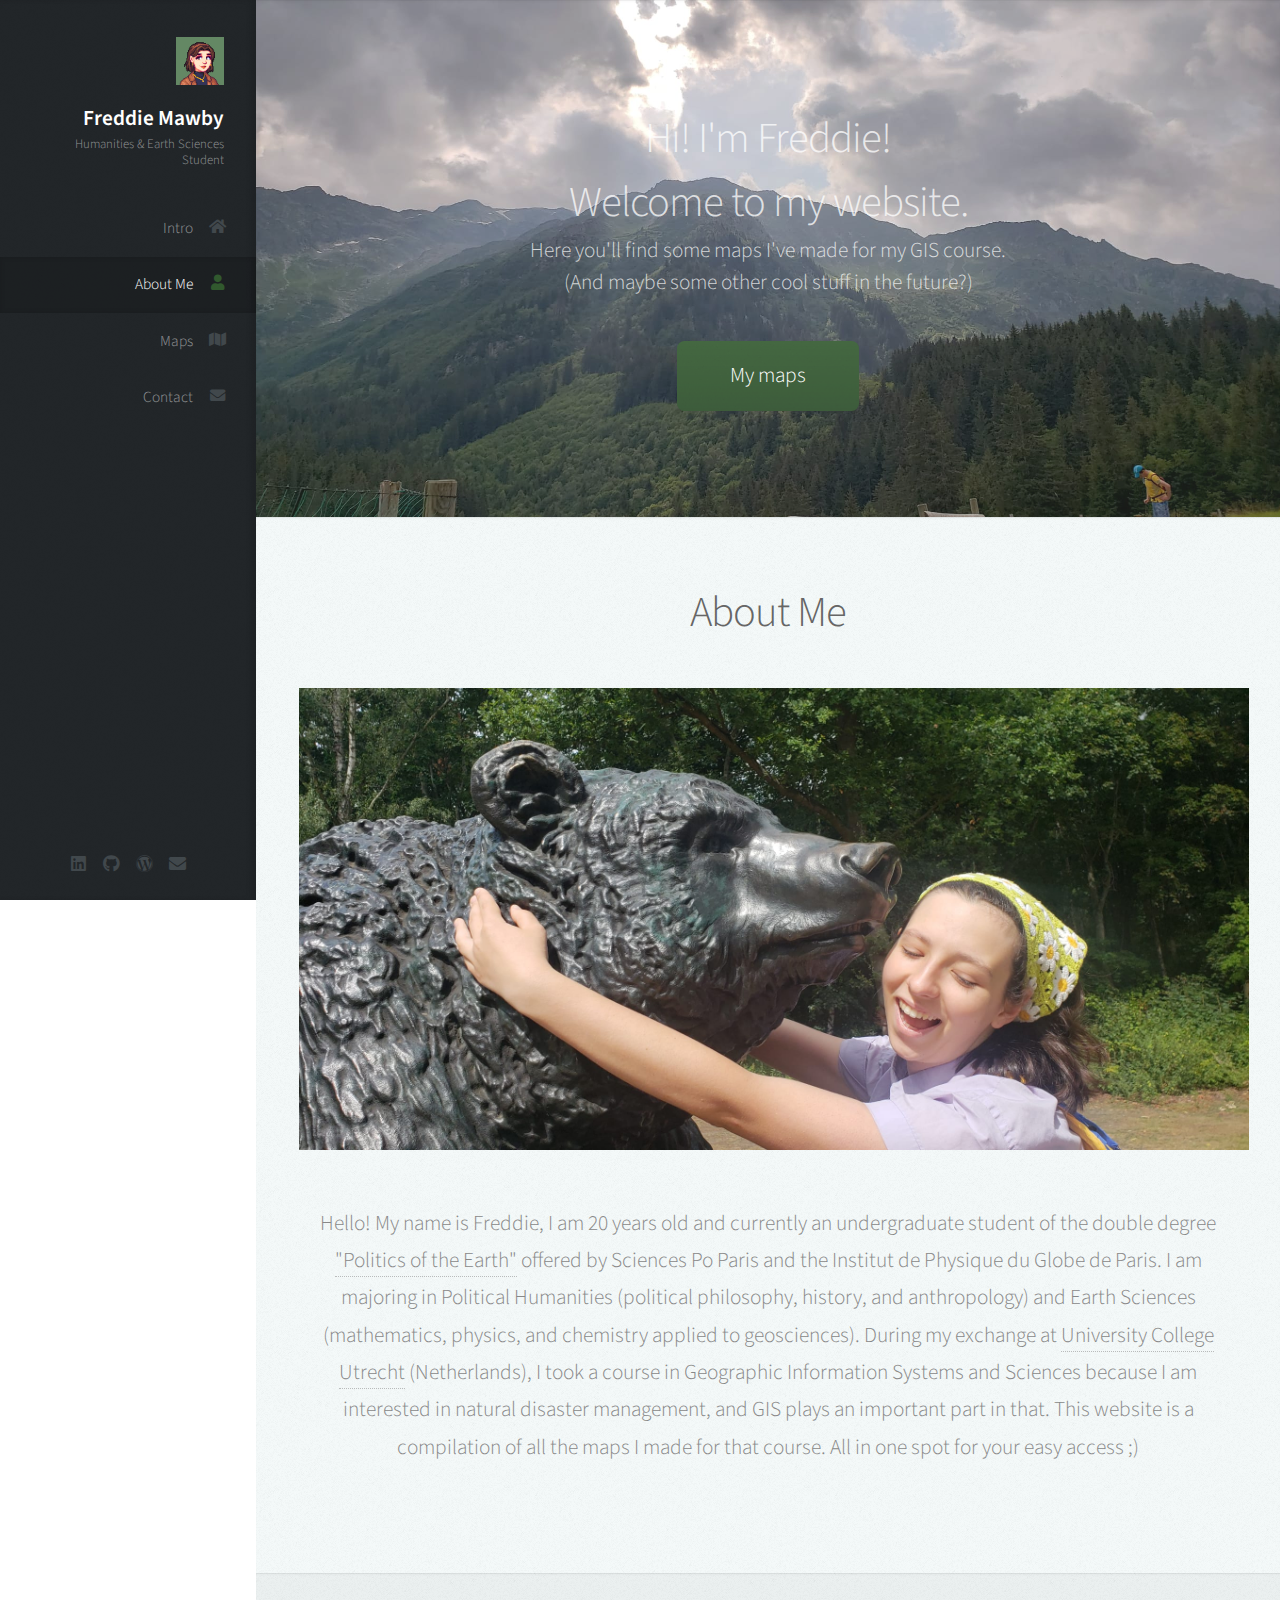
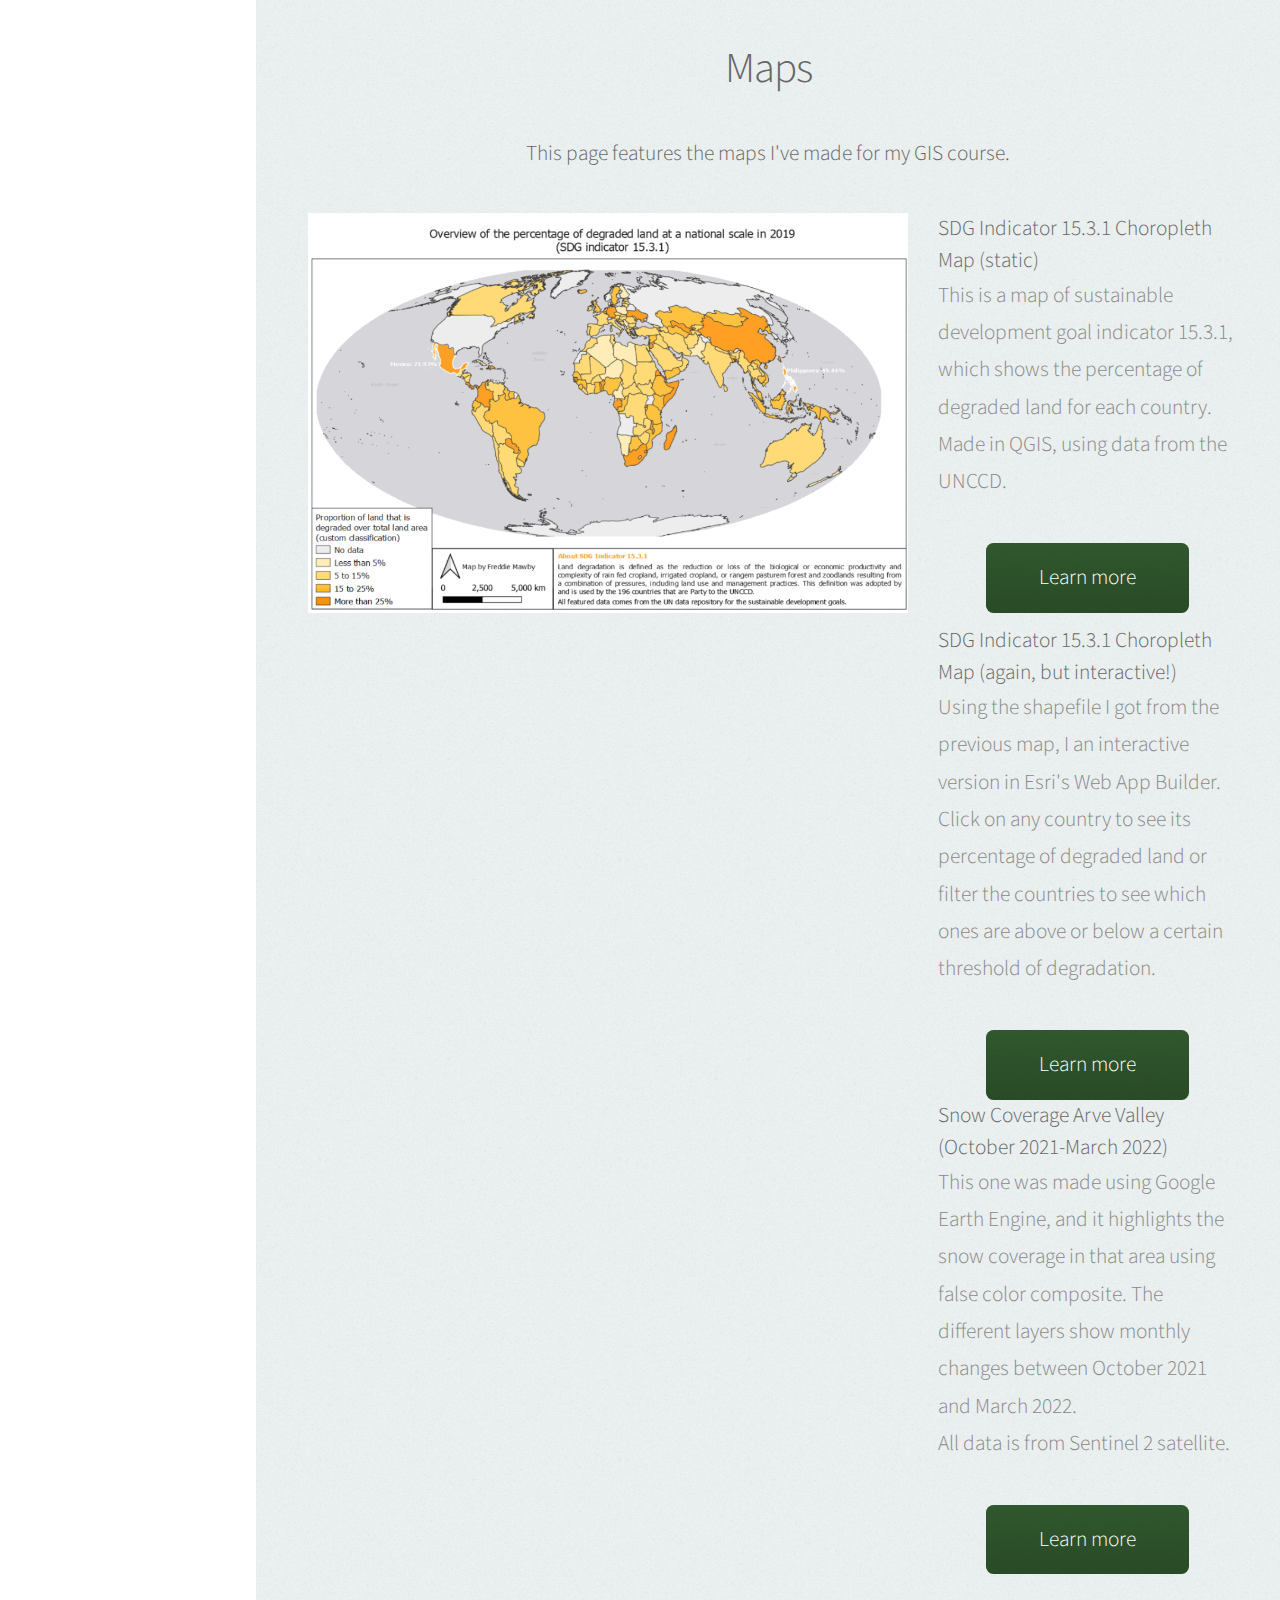
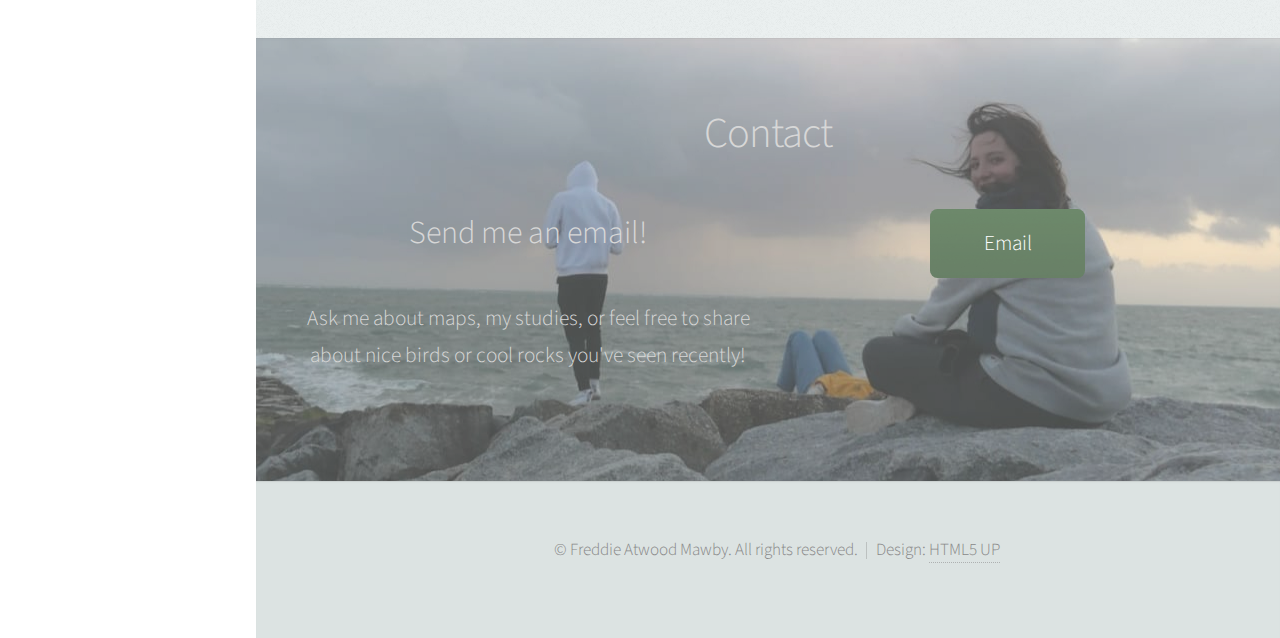
<file: index.html>
<!DOCTYPE HTML>
<!--
	Prologue by HTML5 UP
	html5up.net | @ajlkn
	Free for personal and commercial use under the CCA 3.0 license (html5up.net/license)
-->
<html>
	<head>
		<title>Freddie Atwood Mawby | Home</title>
		<meta charset="utf-8" />
		<meta name="viewport" content="width=device-width, initial-scale=1, user-scalable=no" />
		<link rel="stylesheet" href="assets/css/main.css" />
	</head>
	<body class="is-preload">

		<!-- Header -->
			<div id="header">

				<div class="top">

					<!-- Logo -->
						<div id="logo">
							<span class="image avatar48"><img src="images/portrait_green.jpg" alt="" /></span>
							<h1 id="title">Freddie Mawby</h1>
							<p>Humanities & Earth Sciences Student</p>
						</div>

					<!-- Nav -->
						<nav id="nav">
							<ul>
                                <font size="5pt">
								<li><a href="#top" id="top-link"><span class="icon solid fa-home">Intro</span></a></li>
								<li><a href="#about" id="about-link"><span class="icon solid fa-user">About Me</span></a></li>
                                <li><a href="#portfolio" id="portfolio-link"><span class="icon solid fa-map">Maps</span></a></li>
								<li><a href="#contact" id="contact-link"><span class="icon solid fa-envelope">Contact</span></a></li>
                                </font>
							</ul>
						</nav>

				</div>

				<div class="bottom">

					<!-- Social Icons -->
						<ul class="icons">
							<li><a href="https://www.linkedin.com/in/winifred-mawby-308baa227/" class="icon brands fa-linkedin"><span class="label">LinkedIn</span></a></li>
							<li><a href="https://github.com/freddie-mawby/" class="icon brands fa-github"><span class="label">Github</span></a></li>
							<li><a href="https://bascsciencespo.wordpress.com/" class="icon brands fa-wordpress"><span class="label">Scubasc</span></a></li>
							<li><a href="mailto:freddie@mawby.com" class="icon solid fa-envelope"><span class="label">Email</span></a></li>
						</ul>

				</div>

			</div>

		<!-- Main -->
			<div id="main">

				<!-- Intro -->
					<section id="top" class="one dark cover">
						<div class="container">

							<header>
								<h2 class="alt">Hi! I'm Freddie!<br />
								Welcome to my website.</h2>
								<h6>Here you'll find some maps I've made for my GIS course.<br />
								(And maybe some other cool stuff in the future?)</h6>
							</header>

							<footer>
								<a href="#portfolio" class="button scrolly">My maps</a>
							</footer>

						</div>
					</section>
               	<!-- About Me -->
					<section id="about" class="two">
						<div class="container">

							<header>
								<h2>About Me</h2>
							</header>

							<img src="images/about_banner.jpeg" width="950" />
                            <p></p>
							<p>Hello! My name is Freddie, I am 20 years old and currently an undergraduate
                            student of the double degree <a href=https://www.sciencespo.fr/college/en/academics/bachelor-arts-sciences/institut-physique-globe-paris>"Politics of the Earth"</a> offered by Sciences Po Paris and the Institut 
                            de Physique du Globe de Paris. I am majoring in Political Humanities (political philosophy, history, and anthropology) and Earth Sciences (mathematics, physics, and chemistry applied to geosciences).
				During my exchange at <a href=https://www.uu.nl/en/organisation/university-college-utrecht>University College Utrecht</a>
                            (Netherlands), I took a course in Geographic Information Systems and Sciences because
                            I am interested in natural disaster management, and GIS plays an important part in that. 
                            This website is a compilation of all the maps I made for that course.
                            All in one spot for your easy access ;)</p>
						</div>
					</section>


				<!-- Portfolio -->
					<section id="portfolio" class="three">
						<div class="container">
                            <header>
								<h2>Maps</h2><br/>
                                <h6>This page features the maps I've made for my GIS course.</h6>
							</header>
                                <div class="row">
                                    <div class="col-8 col-12-mobile" vertical align="middle">
                                        <img src="images/choropleth_map1.png" width="600" height="400"/>
                                    </div>
                                    <div class="col-4 col-12-mobile">
                                        <h6 align="left">SDG Indicator 15.3.1 Choropleth Map (static)</h6>
                                        <p align="left">
                                           This is a map of sustainable development goal indicator 15.3.1,
                                           which shows the percentage of degraded land for each country. <br/>
                                           Made in QGIS, using data from the UNCCD.</p>
                                        <a href="assignment3.html" class="button">Learn more</a>
                                    </div>
                                </div>
                                <div class="row">
                                    <div class="col-8 col-12-mobile" vertical align="middle">
                                        <iframe src="https://uni-utrecht.maps.arcgis.com/apps/webappviewer/index.html?id=65593fc1305a476dbb1528a955572aae" width="600" height="400" allowfullscreen></iframe></div>
                                    <div class="col-4 col-12-mobile">
                                        <h6 align="left">SDG Indicator 15.3.1 Choropleth Map (again, but interactive!)</h6>
                                        <p align="left">
                                        	Using the shapefile I got from the previous map, I an interactive version 
                                            in Esri's Web App Builder. Click on any country to see its percentage
                                            of degraded land or filter the countries to see which
                                            ones are above or below a certain threshold of degradation.
		                      			</p>
                                        <a href="assignment5.html" class="button">Learn more</a>
                                    </div>
                                </div>
                                <div class="row">
                                    <div class="col-8 col-12-mobile" vertical align="bottom">
                                        <iframe src="https://freddieatwoodmawby.users.earthengine.app/view/valle-de-larve-snow-coverage-102021-032022" width="600" height="400" frameborder="0" style="border:0" allowfullscreen></iframe></div>
                                    <div class="col-4 col-12-mobile">
                                        <h6 align="left">Snow Coverage Arve Valley (October 2021-March 2022)</h6>
                                           <p align="left">
                                           This one was made using Google Earth Engine, and it highlights
                                           the snow coverage in that area using false color composite.
                                           The different layers show monthly changes between October 2021
                                           and March 2022. <br/>
                                           All data is from Sentinel 2 satellite.</p>
                                    <a href="assignment4.html" class="button">Learn more</a>
                                    </div>
                                    
                                </div>
							
						</div>
					</section>

				<!-- Contact -->
					<section id="contact" class="four" style="color:#c7c7c7">
						<div class="container">

							<header>
								<h2 style="color:#c7c7c7">Contact</h2>
							</header>
                            <div class ="row" > 
                                <div class="col-6 col-12-mobile">
                                    <h3 style="color:#c7c7c7">Send me an email!</h3>
                                    <p></p>
                                    <p>Ask me about maps, my studies, or feel free to share about 
                                       nice birds or cool rocks you've seen recently!</p>
                                </div>
                                <div class="col-6 col-12-mobile" vertical-align="center">
                                    <a href="mailto:freddie@mawby.com" class="button">Email</a>
                                </div>
                            </div>
						</div>
					</section>

			</div>

		<!-- Footer -->
			<div id="footer">

				<!-- Copyright -->
					<ul class="copyright">
						<li>&copy; Freddie Atwood Mawby. All rights reserved.</li><li>Design: <a href="http://html5up.net">HTML5 UP</a></li>
					</ul>

			</div>

		<!-- Scripts -->
			<script src="assets/js/jquery.min.js"></script>
			<script src="assets/js/jquery.scrolly.min.js"></script>
			<script src="assets/js/jquery.scrollex.min.js"></script>
			<script src="assets/js/browser.min.js"></script>
			<script src="assets/js/breakpoints.min.js"></script>
			<script src="assets/js/util.js"></script>
			<script src="assets/js/main.js"></script>

	</body>
</html>
</file>
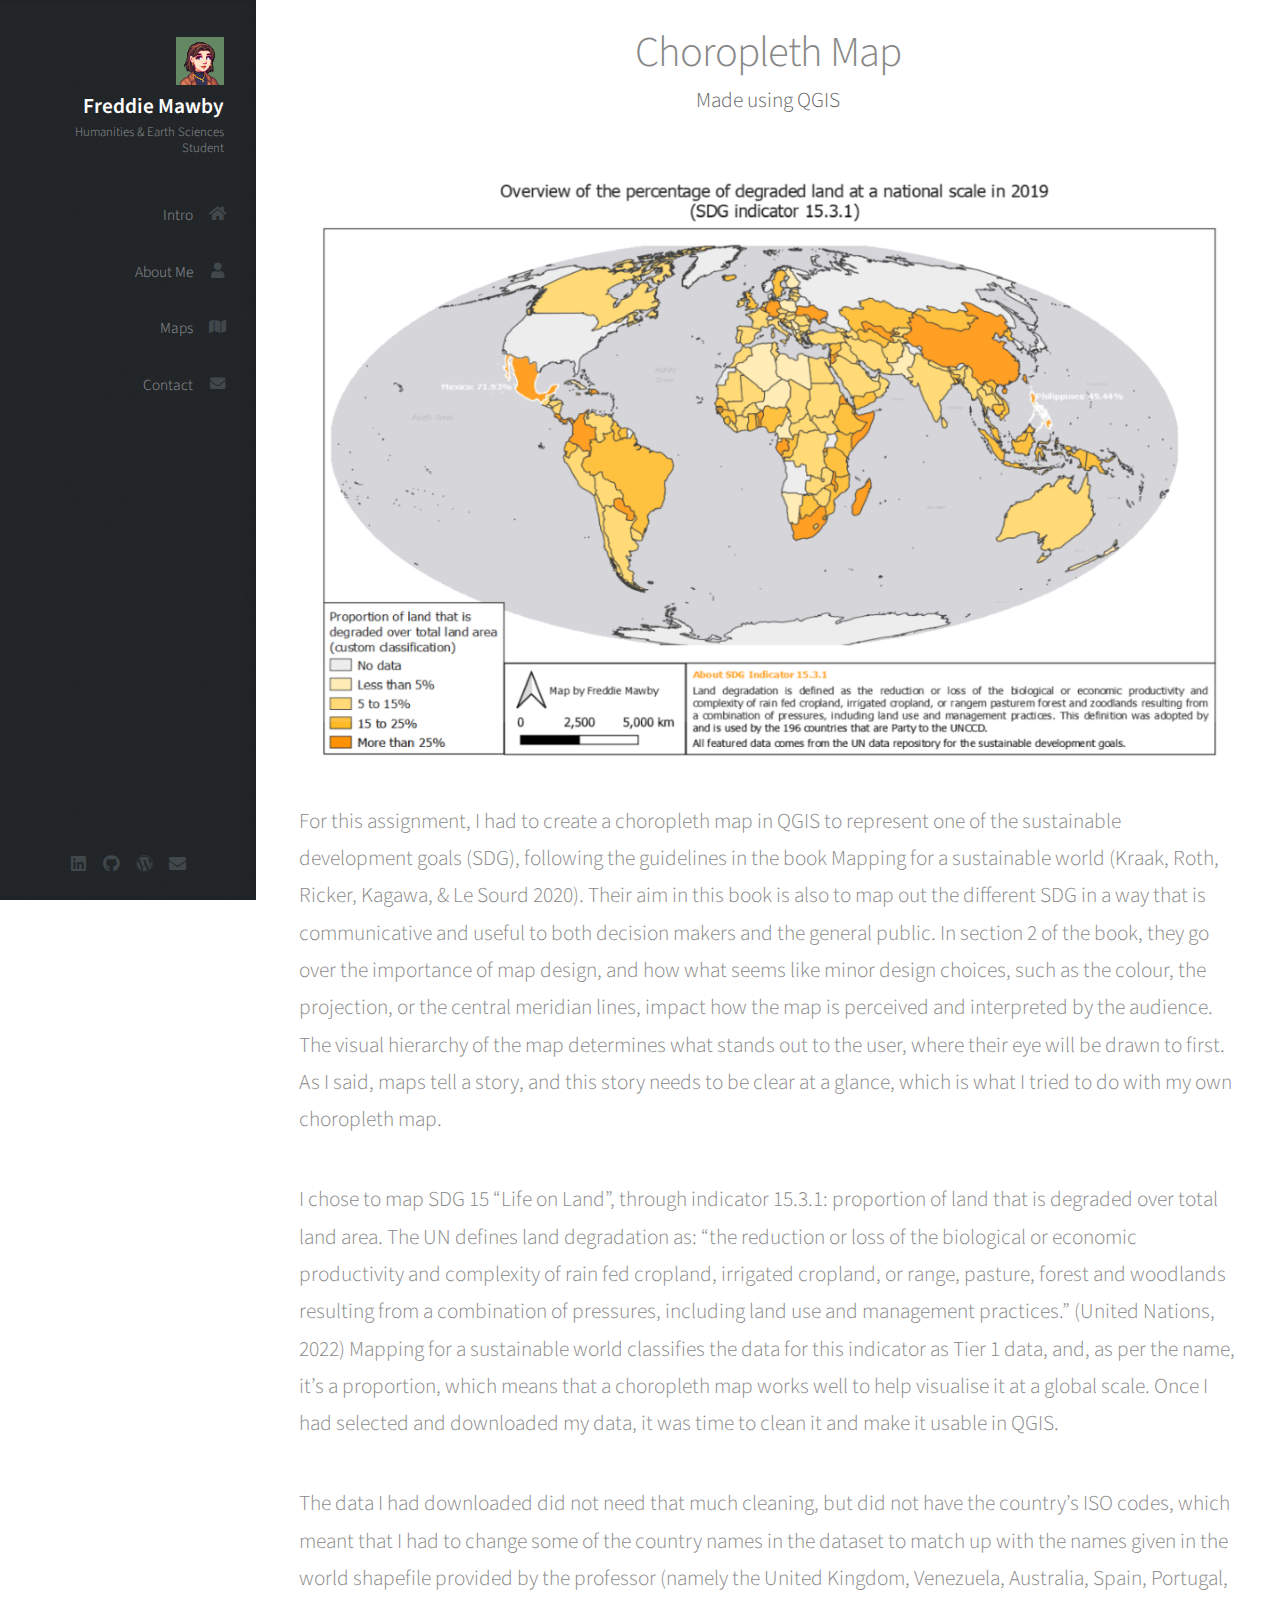
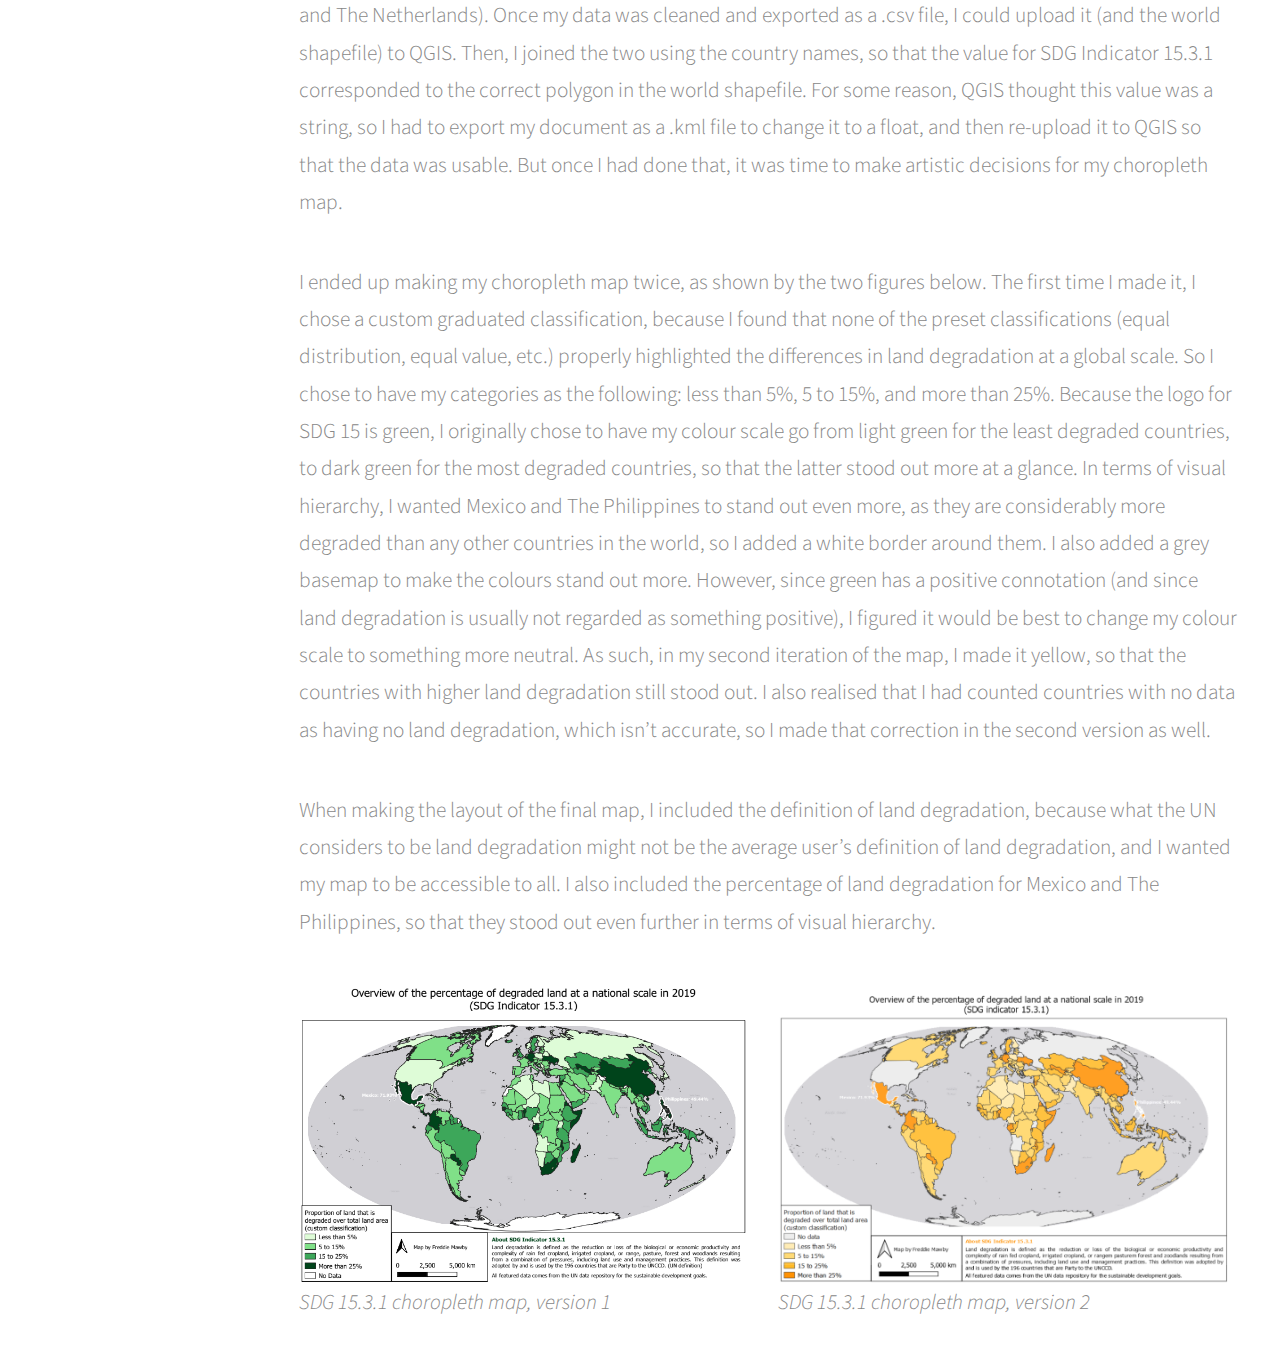
<file: assignment3.html>
<html>
    <head>
		<title>Freddie Atwood Mawby | Choropleth Map</title>
		<meta charset="utf-8" />
		<meta name="viewport" content="width=device-width, initial-scale=1, user-scalable=no" />
		<link rel="stylesheet" href="assets/css/main.css" />
	</head>
	<body class="is-preload">

		<!-- Header -->
			<div id="header">

				<div class="top">

					<!-- Logo -->
						<div id="logo">
							<a href="index.html"><span class="image avatar48"><img src="images/portrait_green.jpg" alt="" /></span>
							<h1 id="title">Freddie Mawby</h1>
							<p>Humanities & Earth Sciences Student</p></a>
						</div>

					<!-- Nav -->
						<nav id="nav">
							<ul>
                                <font size="5pt">
								<li><a href="index.html#top" id="top-link"><span class="icon solid fa-home">Intro</span></a></li>
								<li><a href="index.html#about" id="about-link"><span class="icon solid fa-user">About Me</span></a></li>
                                <li><a href="index.html#portfolio" id="portfolio-link"><span class="icon solid fa-map">Maps</span></a></li>
								<li><a href="index.html#contact" id="contact-link"><span class="icon solid fa-envelope">Contact</span></a></li>
                                </font>
							</ul>
						</nav>

				</div>

				<div class="bottom">

					<!-- Social Icons -->
						<ul class="icons">
							<li><a href="https://www.linkedin.com/in/winifred-mawby-308baa227/" class="icon brands fa-linkedin"><span class="label">LinkedIn</span></a></li>
							<li><a href="https://github.com/freddie-mawby/" class="icon brands fa-github"><span class="label">Github</span></a></li>
							<li><a href="https://bascsciencespo.wordpress.com/" class="icon brands fa-wordpress"><span class="label">Scubasc</span></a></li>
							<li><a href="mailto:freddie@mawby.com" class="icon solid fa-envelope"><span class="label">Email</span></a></li>
						</ul>

				</div>

			</div>

		<!-- Main -->
        <div id="main">
            <div class="container" align="center">
				<header>
                    <p></p>
                    <p></p>
					<h2 class="alt">Choropleth Map</h2>
					<h6>Made using QGIS</h6>
				</header>
			</div>
            <div class="container" align="center">
                    <p></p>
                     <img src="images/choropleth_map1.png" width="900" height="600"/>
                    <p></p>
            </div>
            <div class="container">
                <p>For this assignment, I had to create a choropleth map in QGIS to represent one of the sustainable development goals (SDG), following the guidelines in the book Mapping for a sustainable world (Kraak, Roth, Ricker, Kagawa, & Le Sourd 2020). Their aim in this book is also to map out the different SDG in a way that is communicative and useful to both decision makers and the general public. In section 2 of the book, they go over the importance of map design, and how what seems like minor design choices, such as the colour, the projection, or the central meridian lines, impact how the map is perceived and interpreted by the audience. The visual hierarchy of the map determines what stands out to the user, where their eye will be drawn to first. As I said, maps tell a story, and this story needs to be clear at a glance, which is what I tried to do with my own choropleth map. </p>

<p>I chose to map SDG 15 “Life on Land”, through indicator 15.3.1: proportion of land that is degraded over total land area. The UN defines land degradation as: “the reduction or loss of the biological or economic productivity and complexity of rain fed cropland, irrigated cropland, or range, pasture, forest and woodlands resulting from a combination of pressures, including land use and management practices.” (United Nations, 2022) Mapping for a sustainable world classifies the data for this indicator as Tier 1 data, and, as per the name, it’s a proportion, which means that a choropleth map works well to help visualise it at a global scale. Once I had selected and downloaded my data, it was time to clean it and make it usable in QGIS.</p>

<p>The data I had downloaded did not need that much cleaning, but did not have the country’s ISO codes, which meant that I had to change some of the country names in the dataset to match up with the names given in the world shapefile provided by the professor (namely the United Kingdom, Venezuela, Australia, Spain, Portugal, and The Netherlands). Once my data was cleaned and exported as a .csv file, I could upload it (and the world shapefile) to QGIS. Then, I joined the two using the country names, so that the value for SDG Indicator 15.3.1 corresponded to the correct polygon in the world shapefile. For some reason, QGIS thought this value was a string, so I had to export my document as a .kml file to change it to a float, and then re-upload it to QGIS so that the data was usable. But once I had done that, it was time to make artistic decisions for my choropleth map.</p>

<p>I ended up making my choropleth map twice, as shown by the two figures below. The first time I made it, I chose a custom graduated classification, because I found that none of the preset classifications (equal distribution, equal value, etc.) properly highlighted the differences in land degradation at a global scale. So I chose to have my categories as the following: less than 5%, 5 to 15%, and more than 25%. Because the logo for SDG 15 is green, I originally chose to have my colour scale go from light green for the least degraded countries, to dark green for the most degraded countries, so that the latter stood out more at a glance. In terms of visual hierarchy, I wanted Mexico and The Philippines to stand out even more, as they are considerably more degraded than any other countries in the world, so I added a white border around them. I also added a grey basemap to make the colours stand out more. However, since green has a positive connotation (and since land degradation is usually not regarded as something positive), I figured it would be best to change my colour scale to something more neutral. As such, in my second iteration of the map, I made it yellow, so that the countries with higher land degradation still stood out. I also realised that I had counted countries with no data as having no land degradation, which isn’t accurate, so I made that correction in the second version as well.</p>

<p>When making the layout of the final map, I included the definition of land degradation, because what the UN considers to be land degradation might not be the average user’s definition of land degradation, and I wanted my map to be accessible to all. I also included the percentage of land degradation for Mexico and The Philippines, so that they stood out even further in terms of visual hierarchy.</p>
            </div>
            <div class="container">
                <div class="row">
                    <div class="col-6 col-12-mobile">
                        <img src="images/choropleth_map2.png" width="450" height="300"/>
                        <p><i>SDG 15.3.1 choropleth map, version 1</i></p>
                    </div>
                    <div class="col-6 col-12-mobile">
                        <img src="images/choropleth_map1.png" width="450" height="300"/>
                        <p><i>SDG 15.3.1 choropleth map, version 2</i></p>
                    </div>
                </div>
            </div>
        </div>
                    
            <script src="assets/js/jquery.min.js" width="450"></script>
			<script src="assets/js/jquery.scrolly.min.js"></script>
			<script src="assets/js/jquery.scrollex.min.js"></script>
			<script src="assets/js/browser.min.js"></script>
			<script src="assets/js/breakpoints.min.js"></script>
			<script src="assets/js/util.js"></script>
			<script src="assets/js/main.js"></script>

	</body>
</html>
</file>
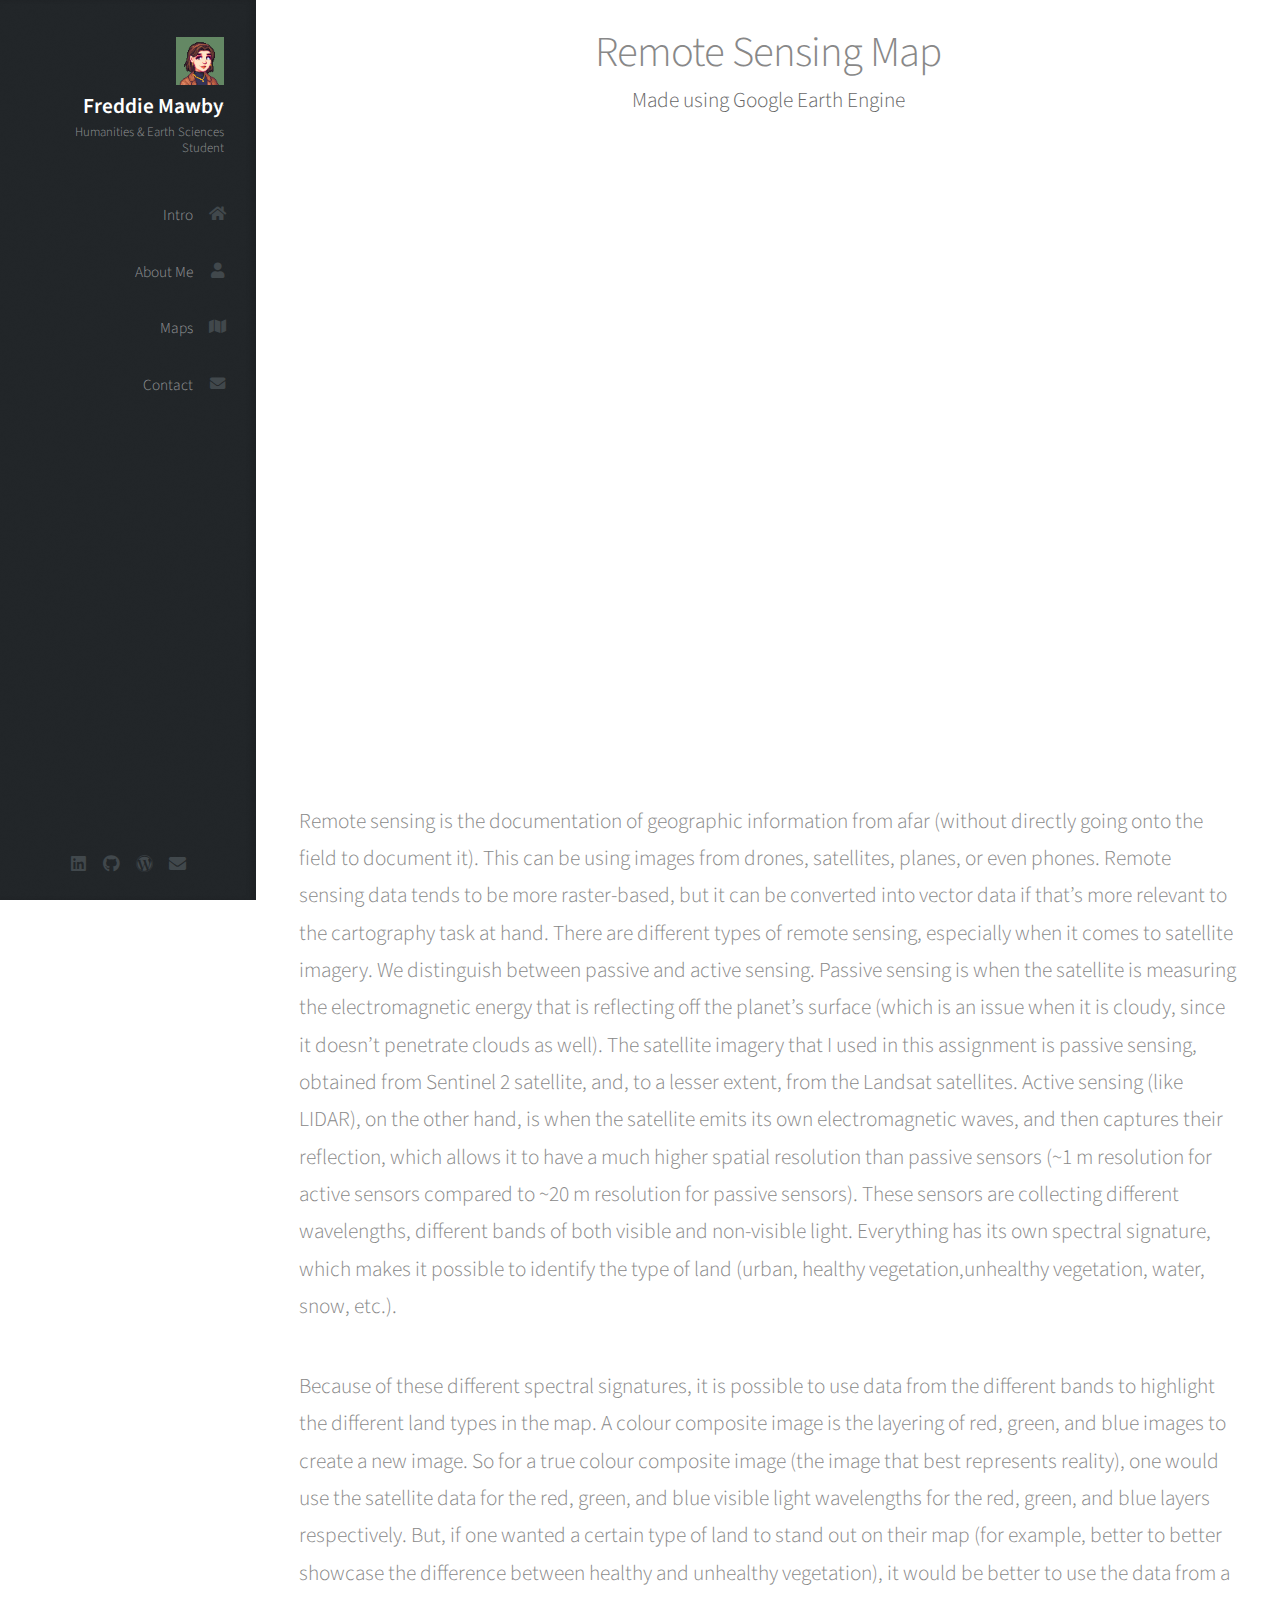
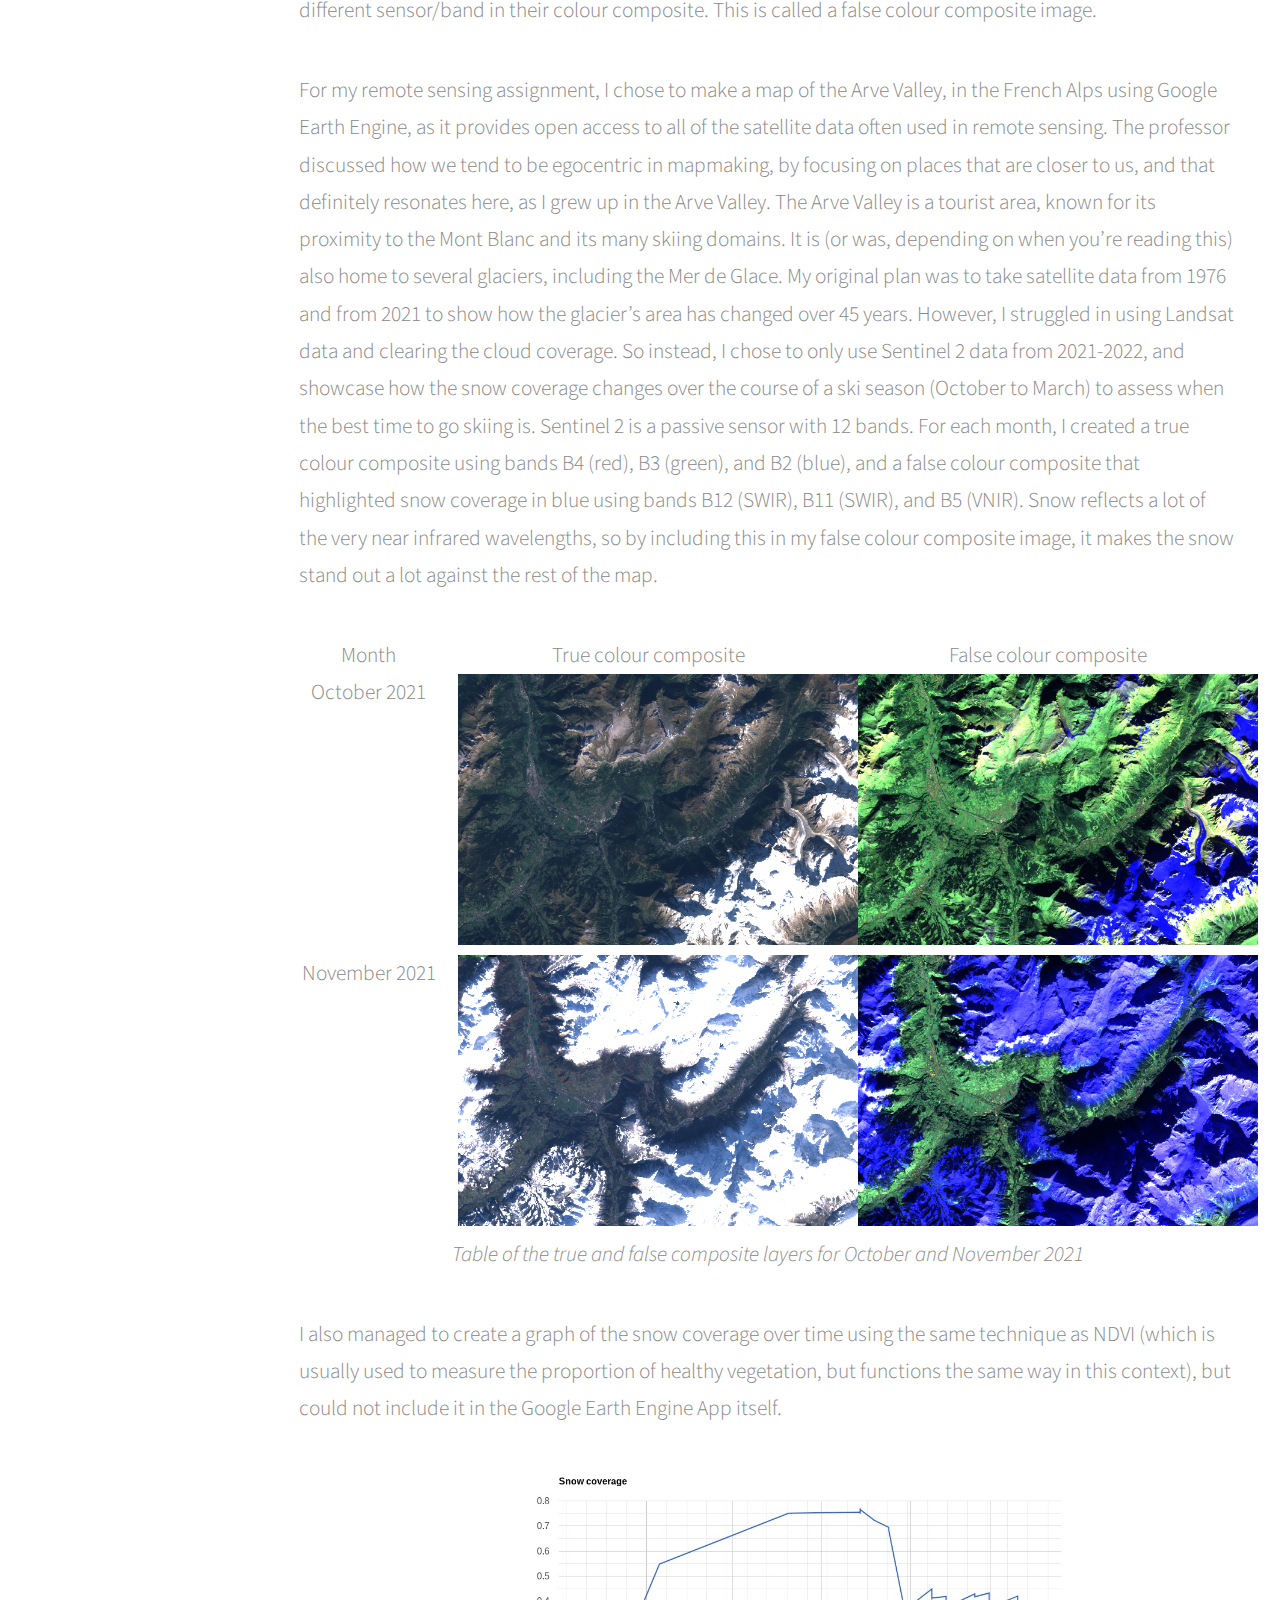
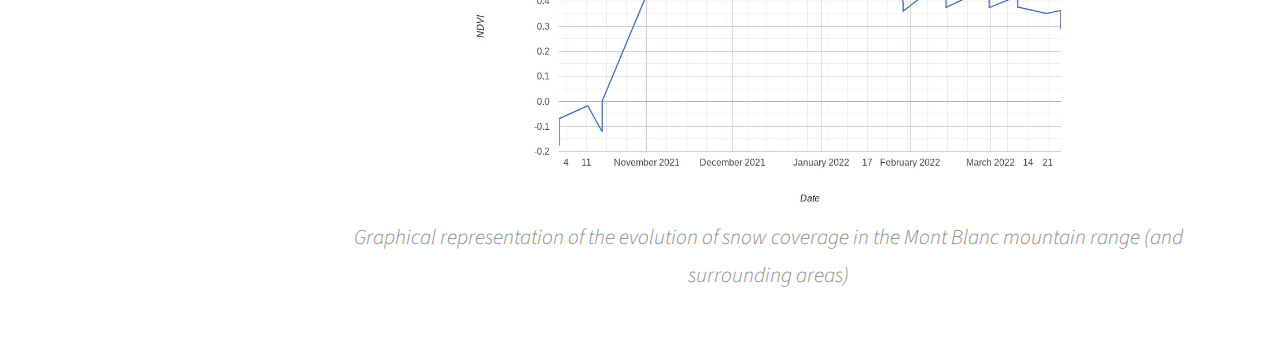
<file: assignment4.html>
<html>
    <head>
		<title>Freddie Atwood Mawby | Remote Sensing</title>
		<meta charset="utf-8" />
		<meta name="viewport" content="width=device-width, initial-scale=1, user-scalable=no" />
		<link rel="stylesheet" href="assets/css/main.css" />
	</head>
	<body class="is-preload">

		<!-- Header -->
			<div id="header">

				<div class="top">

					<!-- Logo -->
						<div id="logo">
							<a href="index.html"><span class="image avatar48"><img src="images/portrait_green.jpg" alt="" /></span>
							<h1 id="title">Freddie Mawby</h1>
							<p>Humanities & Earth Sciences Student</p></a>
						</div>

					<!-- Nav -->
						<nav id="nav">
							<ul>
                                <font size="5pt">
								<li><a href="index.html#top" id="top-link"><span class="icon solid fa-home">Intro</span></a></li>
								<li><a href="index.html#about" id="about-link"><span class="icon solid fa-user">About Me</span></a></li>
                                <li><a href="index.html#portfolio" id="portfolio-link"><span class="icon solid fa-map">Maps</span></a></li>
								<li><a href="index.html#contact" id="contact-link"><span class="icon solid fa-envelope">Contact</span></a></li>
                                </font>
							</ul>
						</nav>

				</div>

				<div class="bottom">

					<!-- Social Icons -->
						<ul class="icons">
							<li><a href="https://www.linkedin.com/in/winifred-mawby-308baa227/" class="icon brands fa-linkedin"><span class="label">LinkedIn</span></a></li>
							<li><a href="https://github.com/freddie-mawby/" class="icon brands fa-github"><span class="label">Github</span></a></li>
							<li><a href="https://bascsciencespo.wordpress.com/" class="icon brands fa-wordpress"><span class="label">Scubasc</span></a></li>
							<li><a href="mailto:freddie@mawby.com" class="icon solid fa-envelope"><span class="label">Email</span></a></li>
						</ul>

				</div>

			</div>

		<!-- Main -->
        
        <div id="main">
            <div class="container" align="center">

				<header>
                    <p></p>
                    <p></p>
					<h2 class="alt">Remote Sensing Map</h2>
					<h6>Made using Google Earth Engine</h6>
				</header>

			</div>
            <div class="container" align="center">
                    <p></p>
                     <iframe src="https://freddieatwoodmawby.users.earthengine.app/view/valle-de-larve-snow-coverage-102021-032022" width="900" height="600" frameborder="0" style="border:0" allowfullscreen></iframe>
                    <p></p>
            </div>
            <div class="container">
                <p>Remote sensing is the documentation of geographic information from afar (without directly going onto the field to document it). This can be using images from drones, satellites, planes, or even phones. Remote sensing data tends to be more raster-based, but it can be converted into vector data if that’s more relevant to the cartography task at hand. There are different types of remote sensing, especially when it comes to satellite imagery. We distinguish between passive and active sensing. Passive sensing is when the satellite is measuring the electromagnetic energy that is reflecting off the planet’s surface (which is an issue when it is cloudy, since it doesn’t penetrate clouds as well). The satellite imagery that I used in this assignment is passive sensing, obtained from Sentinel 2 satellite, and, to a lesser extent, from the Landsat satellites. Active sensing (like LIDAR), on the other hand, is when the satellite emits its own electromagnetic waves, and then captures their reflection, which allows it to have a much higher spatial resolution than passive sensors (~1 m resolution for active sensors compared to ~20 m resolution for passive sensors). These sensors are collecting different wavelengths, different bands of both visible and non-visible light. Everything has its own spectral signature, which makes it possible to identify the type of land (urban, healthy vegetation,unhealthy vegetation, water, snow, etc.).</p>
                <p>Because of these different spectral signatures, it is possible to use data from the different bands to highlight the different land types in the map. A colour composite image is the layering of red, green, and blue images to create a new image. So for a true colour composite image (the image that best represents reality), one would use the satellite data for the red, green, and blue visible light wavelengths for the red, green, and blue layers respectively. But, if one wanted a certain type of land to stand out on their map (for example, better to better showcase the difference between healthy and unhealthy vegetation), it would be better to use the data from a different sensor/band in their colour composite. This is called a false colour composite image.</p>
                <p>For my remote sensing assignment, I chose to make a map of the Arve Valley, in the French Alps using Google Earth Engine, as it provides open access to all of the satellite data often used in remote sensing. The professor discussed how we tend to be egocentric in mapmaking, by focusing on places that are closer to us, and that definitely resonates here, as I grew up in the Arve Valley. The Arve Valley is a tourist area, known for its proximity to the Mont Blanc and its many skiing domains. It is (or was, depending on when you’re reading this) also home to several glaciers, including the Mer de Glace. My original plan was to take satellite data from 1976 and from 2021 to show how the glacier’s area has changed over 45 years. However, I struggled in using Landsat data and clearing the cloud coverage. So instead, I chose to only use Sentinel 2 data from 2021-2022, and showcase how the snow coverage changes over the course of a ski season (October to March) to assess when the best time to go skiing is. Sentinel 2 is a passive sensor with 12 bands. For each month, I created a true colour composite using bands B4 (red), B3 (green), and B2 (blue), and a false colour composite that highlighted snow coverage in blue using bands B12 (SWIR), B11 (SWIR), and B5 (VNIR). Snow reflects a lot of the very near infrared wavelengths, so by including this in my false colour composite image, it makes the snow stand out a lot against the rest of the map.</p> 
            </div>
            <div class="container" align="center">
                <div class="row">
                    <div class="col-2">
                        Month
                    </div>
                    <div class="col-5">
                        True colour composite
                    </div>
                    <div class="col-5">
                        False colour composite
                    </div>
                </div>
                <div class="row" style="padding-bottom: 10px">
                    <div class="col-2">
                        October 2021
                    </div>
                    <div class="col-5">
                        <img src="images/oct21_true.png" width="400"/>
                    </div>
                    <div class="col-5">
                        <img src="images/oct21_false.png" width="400"/>
                    </div>
                </div>
                <div class="row" style="padding-bottom: 10px">
                    <div class="col-2">
                        November 2021
                    </div>
                    <div class="col-5">
                        <img src="images/nov21_true.png" width="400"/>
                    </div>
                    <div class="col-5">
                        <img src="images/nov21_false.png" width="400"/>
                    </div>
                </div>
                <p><i>Table of the true and false composite layers for October and November 2021</i></p>
            </div>
             <div class="container">
                <p>I also managed to create a graph of the snow coverage over time using the same technique as NDVI (which is usually used to measure the proportion of healthy vegetation, but functions the same way in this context), but could not include it in the Google Earth Engine App itself.</p>
                <div class="container" align="center">
                    <img src="images/snowcover.jpeg" width="600" style="padding-bottom:10px"/>
                    <p><i>Graphical representation of the evolution of snow coverage in the Mont Blanc mountain range (and surrounding areas)</i></p>
                </div> 
             </div>
          </div>
                    
            <script src="assets/js/jquery.min.js"></script>
			<script src="assets/js/jquery.scrolly.min.js"></script>
			<script src="assets/js/jquery.scrollex.min.js"></script>
			<script src="assets/js/browser.min.js"></script>
			<script src="assets/js/breakpoints.min.js"></script>
			<script src="assets/js/util.js"></script>
			<script src="assets/js/main.js"></script>

	</body>
</html>
</file>
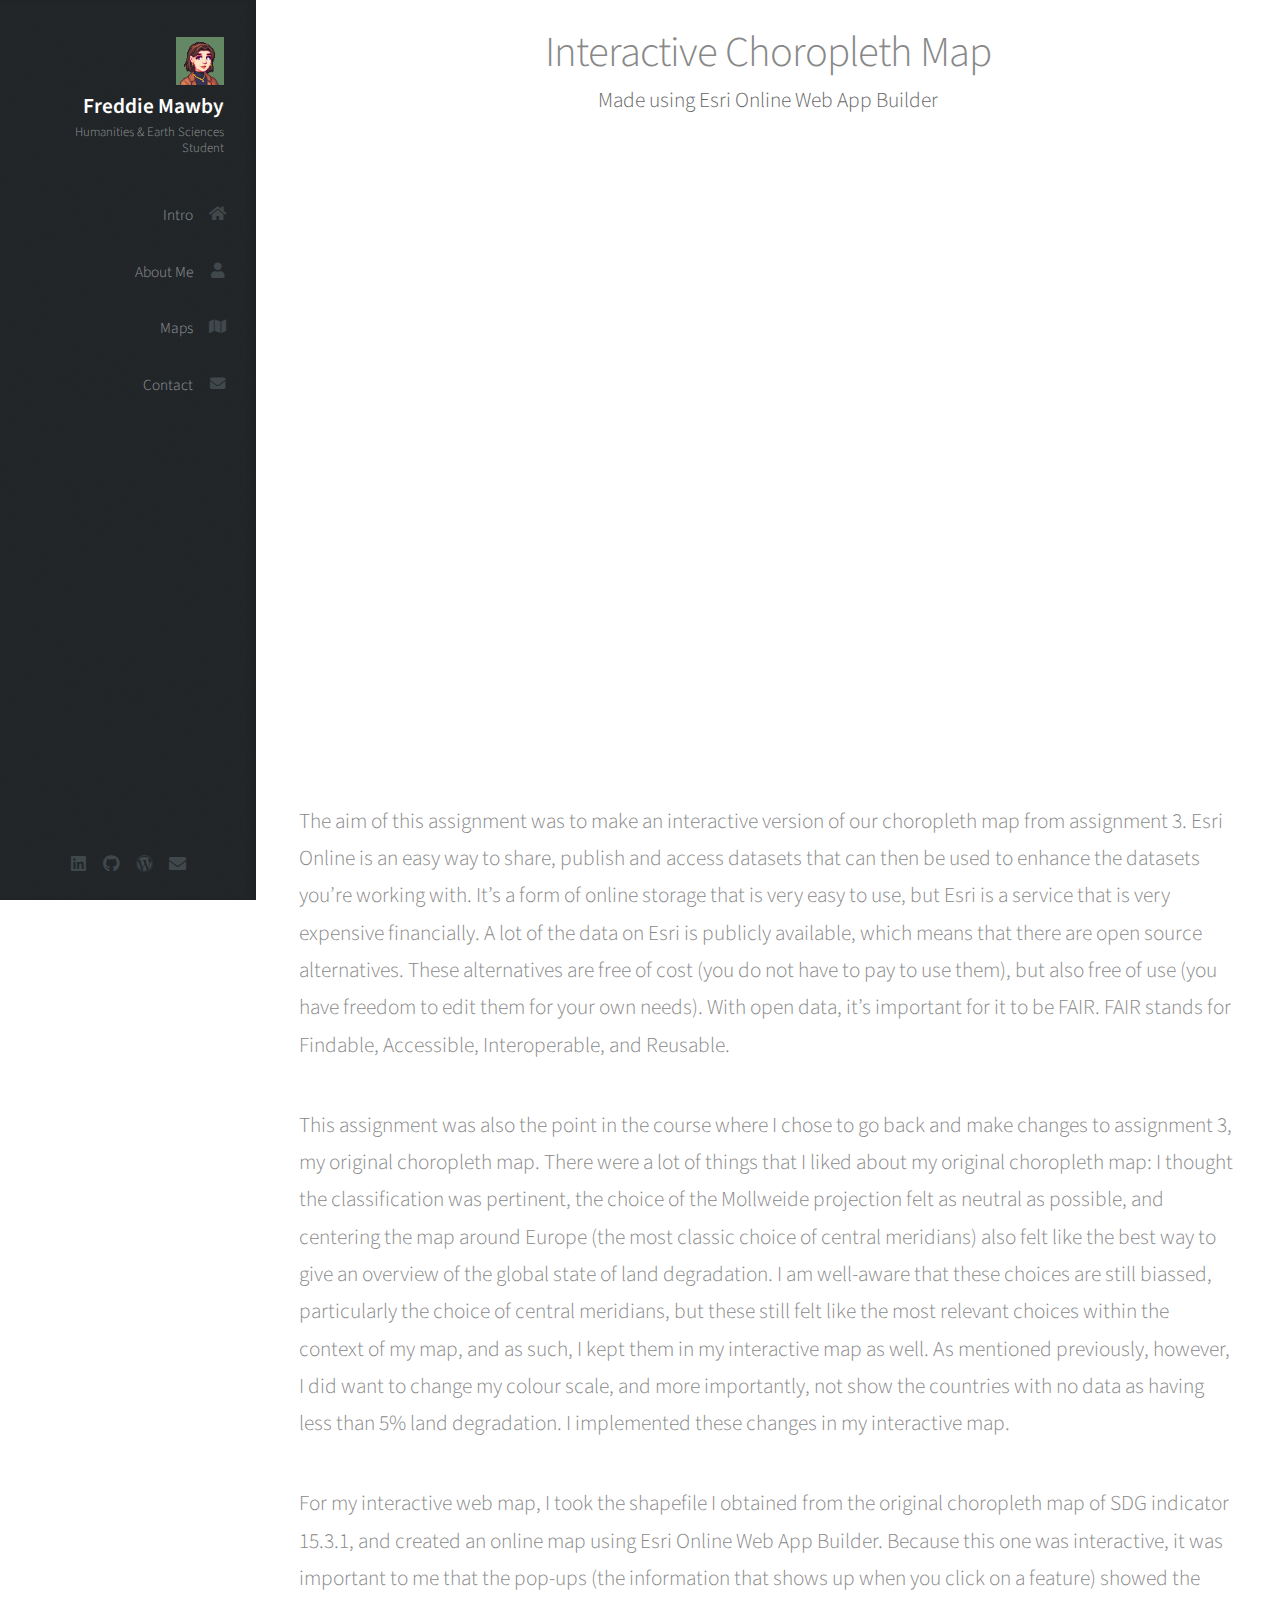
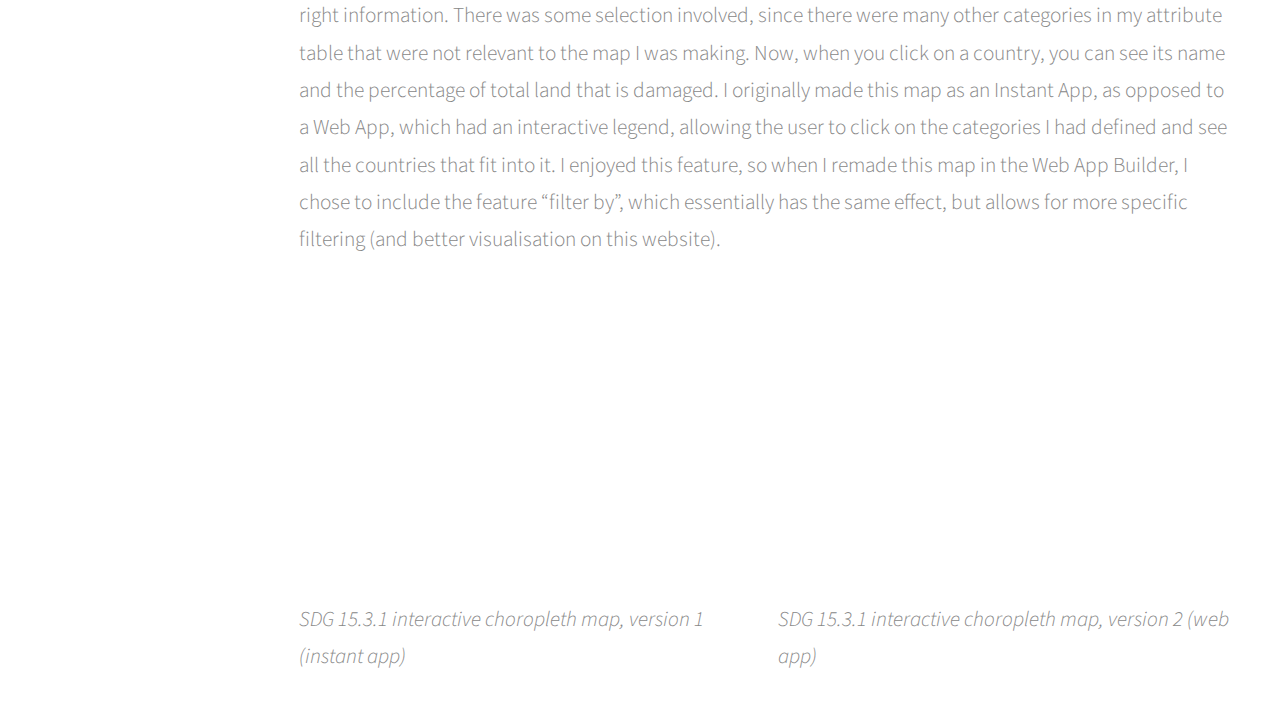
<file: assignment5.html>
<html>
    <head>
		<title>Freddie Atwood Mawby | Interactive Map</title>
		<meta charset="utf-8" />
		<meta name="viewport" content="width=device-width, initial-scale=1, user-scalable=no" />
		<link rel="stylesheet" href="assets/css/main.css" />
	</head>
	<body class="is-preload">

		<!-- Header -->
			<div id="header">

				<div class="top">

					<!-- Logo -->
						<div id="logo">
							<a href="index.html"><span class="image avatar48"><img src="images/portrait_green.jpg" alt="" /></span>
							<h1 id="title">Freddie Mawby</h1>
							<p>Humanities & Earth Sciences Student</p></a>
						</div>

					<!-- Nav -->
						<nav id="nav">
							<ul>
                                <font size="5pt">
								<li><a href="index.html#top" id="top-link"><span class="icon solid fa-home">Intro</span></a></li>
								<li><a href="index.html#about" id="about-link"><span class="icon solid fa-user">About Me</span></a></li>
                                <li><a href="index.html#portfolio" id="portfolio-link"><span class="icon solid fa-map">Maps</span></a></li>
								<li><a href="index.html#contact" id="contact-link"><span class="icon solid fa-envelope">Contact</span></a></li>
                                </font>
							</ul>
						</nav>

				</div>

				<div class="bottom">

					<!-- Social Icons -->
						<ul class="icons">
							<li><a href="https://www.linkedin.com/in/winifred-mawby-308baa227/" class="icon brands fa-linkedin"><span class="label">LinkedIn</span></a></li>
							<li><a href="https://github.com/freddie-mawby/" class="icon brands fa-github"><span class="label">Github</span></a></li>
							<li><a href="https://bascsciencespo.wordpress.com/" class="icon brands fa-wordpress"><span class="label">Scubasc</span></a></li>
							<li><a href="mailto:freddie@mawby.com" class="icon solid fa-envelope"><span class="label">Email</span></a></li>
						</ul>

				</div>

			</div>

		<!-- Main -->
        
        <div id="main">
            <div class="container" align="center">

				<header>
                    <p></p>
                    <p></p>
					<h2 class="alt">Interactive Choropleth Map</h2>
					<h6>Made using Esri Online Web App Builder</h6>
				</header>

			</div>
            <div class="container" align="center">
                    <p></p>
                     <iframe src="https://uni-utrecht.maps.arcgis.com/apps/webappviewer/index.html?id=65593fc1305a476dbb1528a955572aae" width="900" height="600" frameborder="0" style="border:0" allowfullscreen></iframe>
                    <p></p>
            </div>
            <div class="container">
                <p>The aim of this assignment was to make an interactive version of our choropleth map from assignment 3.  Esri Online is an easy way to share, publish and access datasets that can then be used to enhance the datasets you’re working with. It’s a form of online storage that is very easy to use, but Esri is a service that is very expensive financially. A lot of the data on Esri is publicly available, which means that there are open source alternatives. These alternatives are free of cost (you do not have to pay to use them), but also free of use (you have freedom to edit them for your own needs). With open data, it’s important for it to be FAIR. FAIR stands for Findable, Accessible, Interoperable, and Reusable. </p>

<p>This assignment was also the point in the course where I chose to go back and make changes to assignment 3, my original choropleth map. There were a lot of things that I liked about my original choropleth map: I thought the classification was pertinent, the choice of the Mollweide projection felt as neutral as possible, and centering the map around Europe (the most classic choice of central meridians) also felt like the best way to give an overview of the global state of land degradation. I am well-aware that these choices are still biassed, particularly the choice of central meridians, but these still felt like the most relevant choices within the context of my map, and as such, I kept them in my interactive map as well. As mentioned previously, however, I did want to change my colour scale, and more importantly, not show the countries with no data as having less than 5% land degradation. I implemented these changes in my interactive map.</p>

<p>For my interactive web map, I took the shapefile I obtained from the original choropleth map of SDG indicator 15.3.1, and created an online map using Esri Online Web App Builder. Because this one was interactive, it was important to me that the pop-ups (the information that shows up when you click on a feature) showed the right information. There was some selection involved, since there were many other categories in my attribute table that were not relevant to the map I was making. Now, when you click on a country, you can see its name and the percentage of total land that is damaged. I originally made this map as an Instant App, as opposed to a Web App, which had an interactive legend, allowing the user to click on the categories I had defined and see all the countries that fit into it. I enjoyed this feature, so when I remade this map in the Web App Builder, I chose to include the feature “filter by”, which essentially has the same effect, but allows for more specific filtering (and better visualisation on this website).
</p> 
            </div>
            <div class="container">
                <div class="row">
                    <div class="col-6 col-12-mobile">
                        <iframe src="https://uni-utrecht.maps.arcgis.com/apps/instant/interactivelegend/index.html?appid=75a998e980b745df8684b33522943ef2" width="450" height="300" frameborder="0" style="border:0" allowfullscreen></iframe>
                        <p><i>SDG 15.3.1 interactive choropleth map, version 1 (instant app)</i></p>
                    </div>
                    <div class="col-6 col-12-mobile">
                        <iframe src="https://uni-utrecht.maps.arcgis.com/apps/webappviewer/index.html?id=65593fc1305a476dbb1528a955572aae" width="450" height="300" frameborder="0" style="border:0" allowfullscreen></iframe>
                        <p><i>SDG 15.3.1 interactive choropleth map, version 2 (web app)</i></p>
                    </div>
                </div>
            </div>
        </div>
            <script src="assets/js/jquery.min.js"></script>
			<script src="assets/js/jquery.scrolly.min.js"></script>
			<script src="assets/js/jquery.scrollex.min.js"></script>
			<script src="assets/js/browser.min.js"></script>
			<script src="assets/js/breakpoints.min.js"></script>
			<script src="assets/js/util.js"></script>
			<script src="assets/js/main.js"></script>

	</body>
</html>
</file>
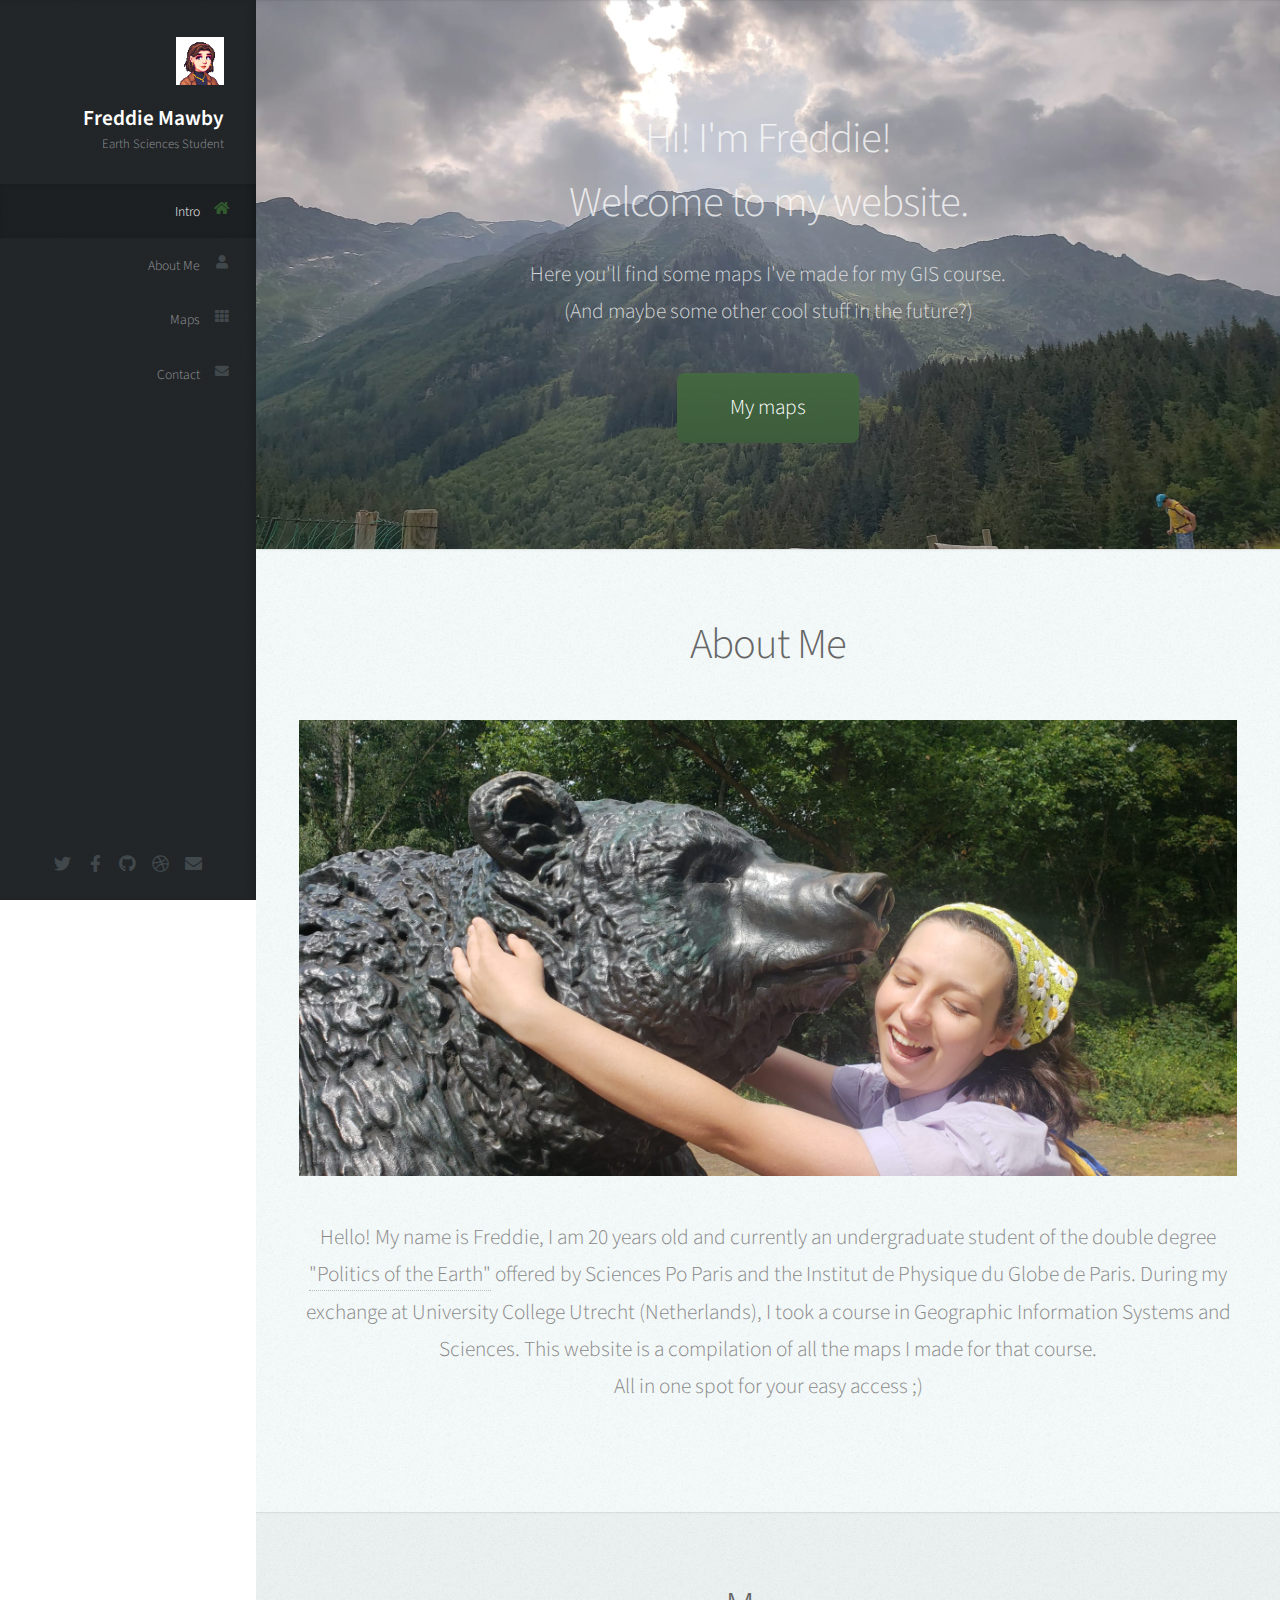
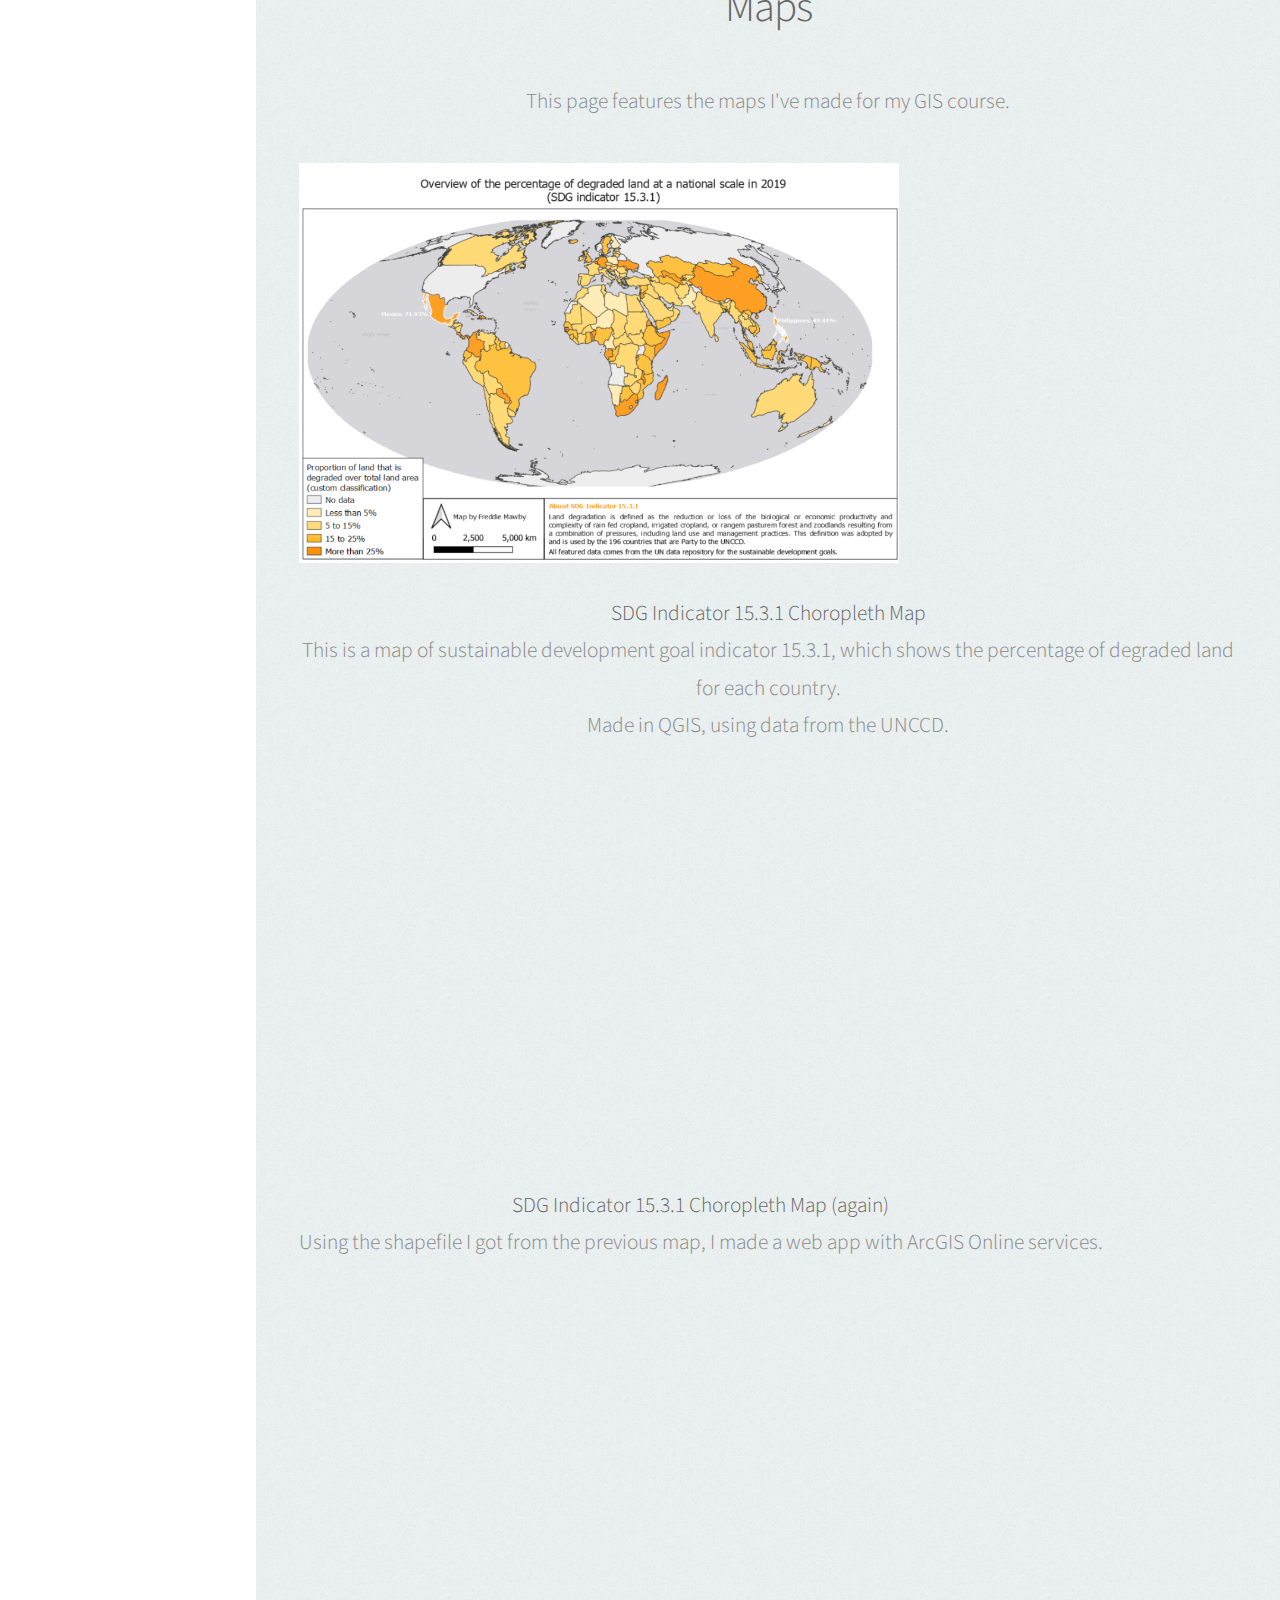
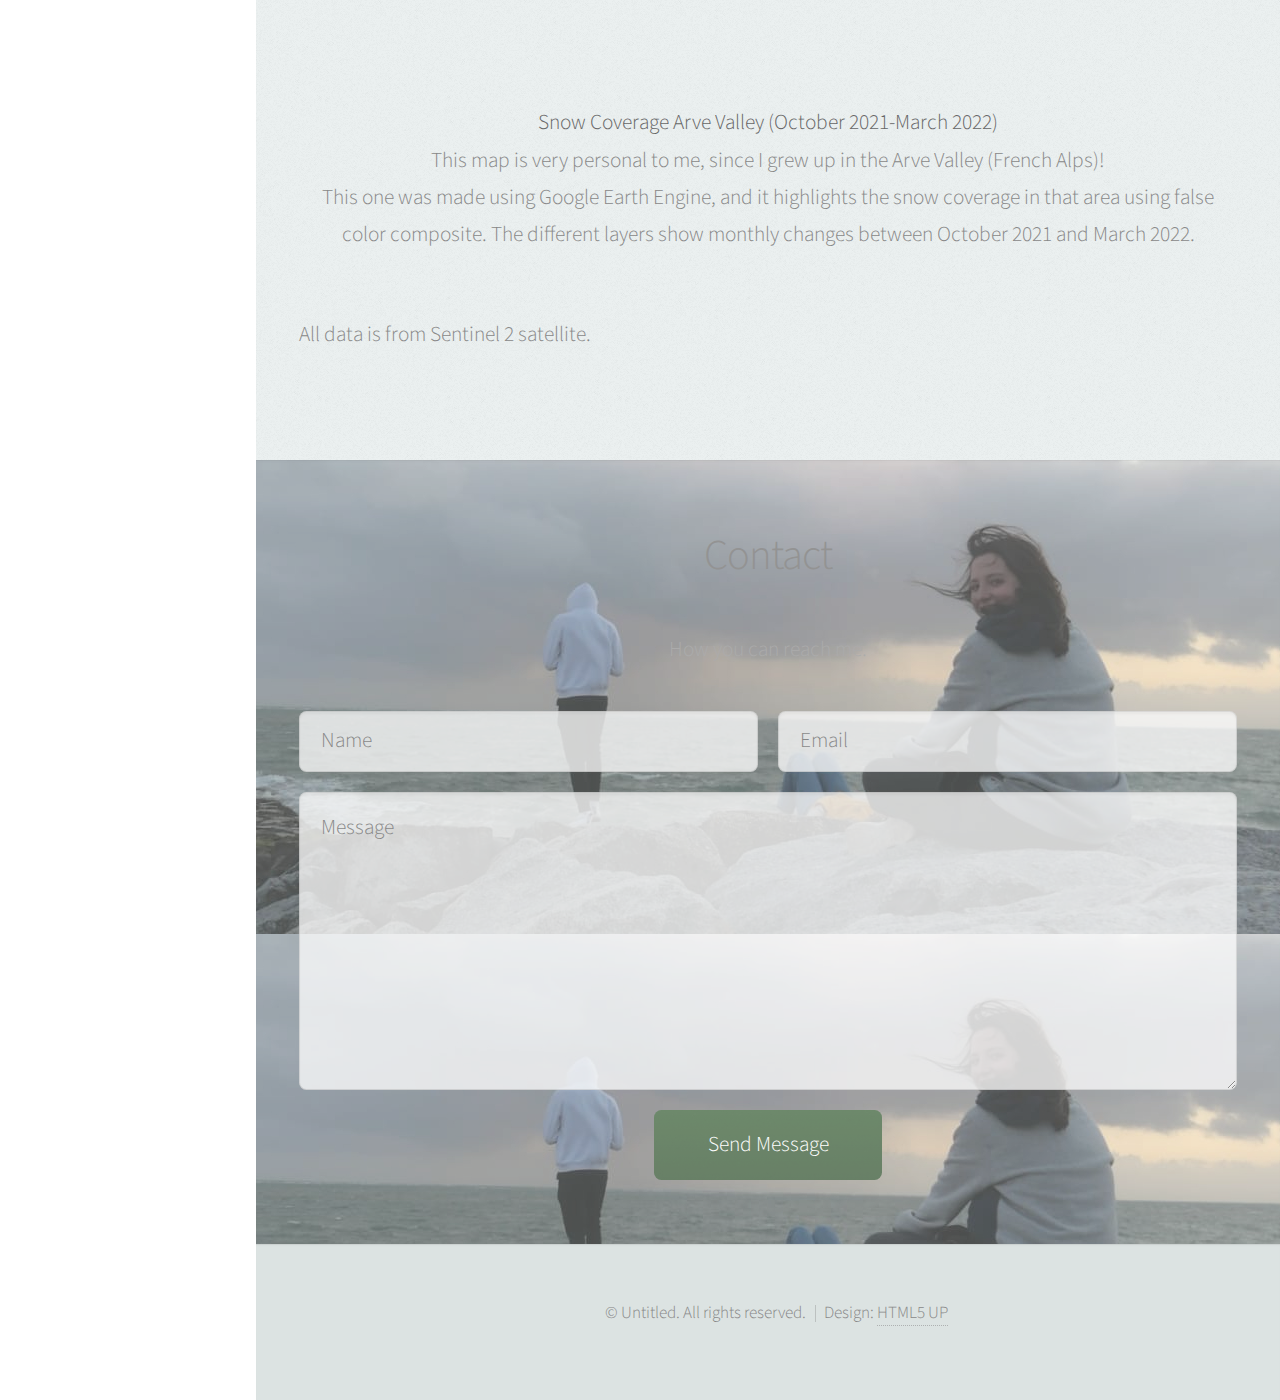
<file: test version.html>
<!DOCTYPE HTML>
<!--
	Prologue by HTML5 UP
	html5up.net | @ajlkn
	Free for personal and commercial use under the CCA 3.0 license (html5up.net/license)
-->
<html>
	<head>
		<title>Freddie Atwood Mawby</title>
		<meta charset="utf-8" />
		<meta name="viewport" content="width=device-width, initial-scale=1, user-scalable=no" />
		<link rel="stylesheet" href="assets/css/main.css" />
	</head>
	<body class="is-preload">

		<!-- Header -->
			<div id="header">

				<div class="top">

					<!-- Logo -->
						<div id="logo">
							<span class="image avatar48"><img src="images/portrait.png" alt="" /></span>
							<h1 id="title">Freddie Mawby</h1>
							<p>Earth Sciences Student</p>
						</div>

					<!-- Nav -->
						<nav id="nav">
							<ul>
								<li><a href="#top" id="top-link"><span class="icon solid fa-home">Intro</span></a></li>
								<li><a href="#about" id="about-link"><span class="icon solid fa-user">About Me</span></a></li>
                                <li><a href="#portfolio" id="portfolio-link"><span class="icon solid fa-th">Maps</span></a></li>
								<li><a href="#contact" id="contact-link"><span class="icon solid fa-envelope">Contact</span></a></li>
							</ul>
						</nav>

				</div>

				<div class="bottom">

					<!-- Social Icons -->
						<ul class="icons">
							<li><a href="#" class="icon brands fa-twitter"><span class="label">Twitter</span></a></li> <!-- cut?-->
							<li><a href="#" class="icon brands fa-facebook-f"><span class="label">Facebook</span></a></li>
							<li><a href="#" class="icon brands fa-github"><span class="label">Github</span></a></li>
							<li><a href="#" class="icon brands fa-dribbble"><span class="label">Dribbble</span></a></li> <!-- cut?-->
							<li><a href="#" class="icon solid fa-envelope"><span class="label">Email</span></a></li>
						</ul>

				</div>

			</div>

		<!-- Main -->
			<div id="main">

				<!-- Intro -->
					<section id="top" class="one dark cover">
						<div class="container">

							<header>
								<h2 class="alt">Hi! I'm Freddie!<br />
								Welcome to my website.</h2>
								<p>Here you'll find some maps I've made for my GIS course.<br />
								(And maybe some other cool stuff in the future?)</p>
							</header>

							<footer>
								<a href="#portfolio" class="button scrolly">My maps</a>
							</footer>

						</div>
					</section>
               	<!-- About Me -->
					<section id="about" class="two">
						<div class="container">

							<header>
								<h2>About Me</h2>
							</header>

							<a href="#" class="image featured"><img src="images/about_banner.jpeg" alt="" /></a>

							<p>Hello! My name is Freddie, I am 20 years old and currently an undergraduate
                            student of the double degree <a href=https://www.sciencespo.fr/college/en/academics/bachelor-arts-sciences/institut-physique-globe-paris>"Politics of the Earth"</a> offered by Sciences Po Paris and the Institut 
                            de Physique du Globe de Paris. During my exchange at University College Utrecht
                            (Netherlands), I took a course in Geographic Information Systems and Sciences. This
                            website is a compilation of all the maps I made for that course. <br/>
                            All in one spot for your easy access ;)</p>
						</div>
					</section>


				<!-- Portfolio -->
					<section id="portfolio" class="three">
						<div class="container">

							<header>
								<h2>Maps</h2>
							</header>

							<p>This page features the maps I've made for my GIS course.</p>
                                <div class="row">
                                    <div class="column">
                                        <img src="images/choropleth_map1.png" width="600" height="400" style="border:5 px solid #000000" allowfullscreen/>
                                    </div>
                                    <div class="column">
                                        <p><b>SDG Indicator 15.3.1 Choropleth Map</b><br/>
                                           This is a map of sustainable development goal indicator 15.3.1,
                                           which shows the percentage of degraded land for each country. <br/>
                                           Made in QGIS, using data from the UNCCD.</p>
                                    </div>
                                </div>
                                <div class="row">
                                    <div class="column"></div>
                                        <iframe src="https://uni-utrecht.maps.arcgis.com/apps/instant/interactivelegend/index.html?appid=75a998e980b745df8684b33522943ef2&locale=en-GB" width="600" height="400" style="border:5 px solid #000000" allowfullscreen></iframe>
                                    <div class="column"></div>
                                        <p><b>SDG Indicator 15.3.1 Choropleth Map (again)</b><br/>
                                           Using the shapefile I got from the previous map, I made a web app
                                           with ArcGIS Online services.</p>
                                </div>
                                <div class="row">
                                    <div class="column"></div>
                                        <iframe src="https://freddieatwoodmawby.users.earthengine.app/view/valle-de-larve-snow-coverage-102021-032022" width="600" height="400" frameborder="0" style="border:0" allowfullscreen></iframe>
                                    <div class="column"></div>
                                        <p><b>Snow Coverage Arve Valley (October 2021-March 2022)</b><br/>
                                           This map is very personal to me, since I grew up
                                           in the Arve Valley (French Alps)!<br/>
                                           This one was made using Google Earth Engine, and it highlights
                                           the snow coverage in that area using false color composite.
                                           The different layers show monthly changes between October 2021
                                           and March 2022. </p>
                                        <p>All data is from Sentinel 2 satellite.</p>
                                </div>
							
						</div>
					</section>

				<!-- Contact -->
					<section id="contact" class="four">
						<div class="container">

							<header>
								<h2>Contact</h2>
							</header>

							<p>How you can reach me.</p>

							<form method="post" action="#">
								<div class="row">
									<div class="col-6 col-12-mobile"><input type="text" name="name" placeholder="Name" /></div>
									<div class="col-6 col-12-mobile"><input type="text" name="email" placeholder="Email" /></div>
									<div class="col-12">
										<textarea name="message" placeholder="Message"></textarea>
									</div>
									<div class="col-12">
										<input type="submit" value="Send Message" />
									</div>
								</div>
							</form>

						</div>
					</section>

			</div>

		<!-- Footer -->
			<div id="footer">

				<!-- Copyright -->
					<ul class="copyright">
						<li>&copy; Untitled. All rights reserved.</li><li>Design: <a href="http://html5up.net">HTML5 UP</a></li>
					</ul>

			</div>

		<!-- Scripts -->
			<script src="assets/js/jquery.min.js"></script>
			<script src="assets/js/jquery.scrolly.min.js"></script>
			<script src="assets/js/jquery.scrollex.min.js"></script>
			<script src="assets/js/browser.min.js"></script>
			<script src="assets/js/breakpoints.min.js"></script>
			<script src="assets/js/util.js"></script>
			<script src="assets/js/main.js"></script>

	</body>
</html>
</file>
<file: assets/css/main.css>
@import url("fontawesome-all.min.css");
@import url("https://fonts.googleapis.com/css?family=Source+Sans+Pro:300,300italic,400,600");

/*
	Prologue by HTML5 UP
	html5up.net | @ajlkn
	Free for personal and commercial use under the CCA 3.0 license (html5up.net/license)
*/

html, body, div, span, applet, object,
iframe, h1, h2, h3, h4, h5, h6, p, blockquote,
pre, a, abbr, acronym, address, big, cite,
code, del, dfn, em, img, ins, kbd, q, s, samp,
small, strike, strong, sub, sup, tt, var, b,
u, i, center, dl, dt, dd, ol, ul, li, fieldset,
form, label, legend, table, caption, tbody,
tfoot, thead, tr, th, td, article, aside,
canvas, details, embed, figure, figcaption,
footer, header, hgroup, menu, nav, output, ruby,
section, summary, time, mark, audio, video {
	margin: 0;
	padding: 0;
	border: 0;
	font-size: 100%;
	font: inherit;
	vertical-align: baseline;}

article, aside, details, figcaption, figure,
footer, header, hgroup, menu, nav, section {
	display: block;}

body {
	line-height: 1;
}

ol, ul {
	list-style: none;
}

blockquote, q {
	quotes: none;
}

	blockquote:before, blockquote:after, q:before, q:after {
		content: '';
		content: none;
	}

table {
	border-collapse: collapse;
	border-spacing: 0;
}

body {
	-webkit-text-size-adjust: none;
}

mark {
	background-color: transparent;
	color: inherit;
}

input::-moz-focus-inner {
	border: 0;
	padding: 0;
}

input, select, textarea {
	-moz-appearance: none;
	-webkit-appearance: none;
	-ms-appearance: none;
	appearance: none;
}

/* Basic */

	html {
		box-sizing: border-box;
	}

	*, *:before, *:after {
		box-sizing: inherit;
	}

	body {
		background: #fff;
		font-family: 'Source Sans Pro', sans-serif;
		font-size: 19pt;
		font-weight: 300;
		line-height: 1.75em;
		color: #888;
	}

		body.is-preload *, body.is-preload *:before, body.is-preload *:after {
			-moz-animation: none !important;
			-webkit-animation: none !important;
			-ms-animation: none !important;
			animation: none !important;
			-moz-transition: none !important;
			-webkit-transition: none !important;
			-ms-transition: none !important;
			transition: none !important;
		}

	input, textarea, select {
		font-family: 'Source Sans Pro', sans-serif;
		font-size: 19pt;
		font-weight: 300;
		line-height: 1.75em;
		color: #888;
	}

	h1, h2, h3, h4, h5, h6 {
		font-weight: 300;
		color: #666;
		line-height: 1.5em;
	}

	h1 a, h2 a, h3 a, h4 a, h5 a, h6 a {
		color: inherit;
		text-decoration: none;
	}

		h1 a strong, h2 a strong, h3 a strong, h4 a strong, h5 a strong, h6 a strong {
			color: #333;
		}

	h2 {
		font-size: 2em;
		letter-spacing: -1px;
	}

		h2.alt {
			color: #888;
		}

			h2.alt strong {
				color: #666;
			}

	h3 {
		font-size: 1.5em;
	}

	header {
		margin: 0 0 2em 0;
	}

		header > p {
			margin: 1em 0 0 0;
		}

	footer {
		margin: 2em 0 0 0;
	}

	strong, b {
		font-weight: 300;
		color: #666;
	}

	em, i {
		font-style: italic;
	}

	a {
		text-decoration: none;
		color: inherit;
		border-bottom: dotted 1px rgba(128, 128, 128, 0.5);
		-moz-transition: color 0.35s ease-in-out, border-bottom-color 0.35s ease-in-out;
		-webkit-transition: color 0.35s ease-in-out, border-bottom-color 0.35s ease-in-out;
		-ms-transition: color 0.35s ease-in-out, border-bottom-color 0.35s ease-in-out;
		transition: color 0.35s ease-in-out, border-bottom-color 0.35s ease-in-out;
		outline: 0;
	}

		a:hover {
			color: #31592e;
			border-bottom-color: rgba(255, 255, 255, 0);
		}

	sub {
		position: relative;
		top: 0.5em;
		font-size: 0.8em;
	}

	sup {
		position: relative;
		top: -0.5em;
		font-size: 0.8em;
	}

	hr {
		border: 0;
		border-top: solid 1px #ddd;
	}

	blockquote {
		border-left: solid 0.5em #ddd;
		padding: 1em 0 1em 2em;
		font-style: italic;
	}

	p, ul, ol, dl, table {
		margin-bottom: 2em;
	}

	br.clear {
		clear: both;
	}

/* Container */

	.container {
		margin: 0 auto;
		max-width: 100%;
		width: 1400px;
	}

		@media screen and (min-width: 961px) and (max-width: 1880px) {

			.container {
				width: 1200px;
			}

		}

		@media screen and (min-width: 961px) and (max-width: 1620px) {

			.container {
				width: 960px;
			}

		}

		@media screen and (min-width: 961px) and (max-width: 1320px) {

			.container {
				width: 100%;
			}

		}

		@media screen and (max-width: 960px) {

			.container {
				width: 100%;
			}

		}

		@media screen and (max-width: 736px) {

			.container {
				width: 100%;
			}

		}

/* Row */

	.row {
		display: flex;
		flex-wrap: wrap;
		box-sizing: border-box;
		align-items: stretch;
	}

		.row > * {
			box-sizing: border-box;
		}

		.row.gtr-uniform > * > :last-child {
			margin-bottom: 0;
		}

		.row.aln-left {
			justify-content: flex-start;
		}

		.row.aln-center {
			justify-content: center;
		}

		.row.aln-right {
			justify-content: flex-end;
		}

		.row.aln-top {
			align-items: flex-start;
		}

		.row.aln-middle {
			align-items: center;
		}

		.row.aln-bottom {
			align-items: flex-end;
		}

		.row > .imp {
			order: -1;
		}

		.row > .col-1 {
			width: 8.33333%;
		}

		.row > .off-1 {
			margin-left: 8.33333%;
		}

		.row > .col-2 {
			width: 16.66667%;
		}

		.row > .off-2 {
			margin-left: 16.66667%;
		}

		.row > .col-3 {
			width: 25%;
		}

		.row > .off-3 {
			margin-left: 25%;
		}

		.row > .col-4 {
			width: 33.33333%;
		}

		.row > .off-4 {
			margin-left: 33.33333%;
		}

		.row > .col-5 {
			width: 41.66667%;
		}

		.row > .off-5 {
			margin-left: 41.66667%;
		}

		.row > .col-6 {
			width: 50%;
		}

		.row > .off-6 {
			margin-left: 50%;
		}

		.row > .col-7 {
			width: 58.33333%;
		}

		.row > .off-7 {
			margin-left: 58.33333%;
		}

		.row > .col-8 {
			width: 66.66667%;
		}

		.row > .off-8 {
			margin-left: 66.66667%;
		}

		.row > .col-9 {
			width: 75%;
		}

		.row > .off-9 {
			margin-left: 75%;
		}

		.row > .col-10 {
			width: 83.33333%;
		}

		.row > .off-10 {
			margin-left: 83.33333%;
		}

		.row > .col-11 {
			width: 91.66667%;
		}

		.row > .off-11 {
			margin-left: 91.66667%;
		}

		.row > .col-12 {
			width: 100%;
		}

		.row > .off-12 {
			margin-left: 100%;
		}

		.row.gtr-0 {
			margin-top: 0px;
			margin-left: 0px;
		}

			.row.gtr-0 > * {
				padding: 0px 0 0 0px;
			}

			.row.gtr-0.gtr-uniform {
				margin-top: 0px;
			}

				.row.gtr-0.gtr-uniform > * {
					padding-top: 0px;
				}

		.row.gtr-25 {
			margin-top: -10px;
			margin-left: -10px;
		}

			.row.gtr-25 > * {
				padding: 10px 0 0 10px;
			}

			.row.gtr-25.gtr-uniform {
				margin-top: -10px;
			}

				.row.gtr-25.gtr-uniform > * {
					padding-top: 10px;
				}

		.row.gtr-50 {
			margin-top: -20px;
			margin-left: -20px;
		}

			.row.gtr-50 > * {
				padding: 20px 0 0 20px;
			}

			.row.gtr-50.gtr-uniform {
				margin-top: -20px;
			}

				.row.gtr-50.gtr-uniform > * {
					padding-top: 20px;
				}

		.row {
			margin-top: -40px;
			margin-left: -40px;
		}

			.row > * {
				padding: 40px 0 0 40px;
			}

			.row.gtr-uniform {
				margin-top: -40px;
			}

				.row.gtr-uniform > * {
					padding-top: 40px;
				}

		.row.gtr-150 {
			margin-top: -60px;
			margin-left: -60px;
		}

			.row.gtr-150 > * {
				padding: 60px 0 0 60px;
			}

			.row.gtr-150.gtr-uniform {
				margin-top: -60px;
			}

				.row.gtr-150.gtr-uniform > * {
					padding-top: 60px;
				}

		.row.gtr-200 {
			margin-top: -80px;
			margin-left: -80px;
		}

			.row.gtr-200 > * {
				padding: 80px 0 0 80px;
			}

			.row.gtr-200.gtr-uniform {
				margin-top: -80px;
			}

				.row.gtr-200.gtr-uniform > * {
					padding-top: 80px;
				}

		@media screen and (min-width: 961px) and (max-width: 1880px) {

			.row {
				display: flex;
				flex-wrap: wrap;
				box-sizing: border-box;
				align-items: stretch;
			}

				.row > * {
					box-sizing: border-box;
				}

				.row.gtr-uniform > * > :last-child {
					margin-bottom: 0;
				}

				.row.aln-left {
					justify-content: flex-start;
				}

				.row.aln-center {
					justify-content: center;
				}

				.row.aln-right {
					justify-content: flex-end;
				}

				.row.aln-top {
					align-items: flex-start;
				}

				.row.aln-middle {
					align-items: center;
				}

				.row.aln-bottom {
					align-items: flex-end;
				}

				.row > .imp-wide {
					order: -1;
				}

				.row > .col-1-wide {
					width: 8.33333%;
				}

				.row > .off-1-wide {
					margin-left: 8.33333%;
				}

				.row > .col-2-wide {
					width: 16.66667%;
				}

				.row > .off-2-wide {
					margin-left: 16.66667%;
				}

				.row > .col-3-wide {
					width: 25%;
				}

				.row > .off-3-wide {
					margin-left: 25%;
				}

				.row > .col-4-wide {
					width: 33.33333%;
				}

				.row > .off-4-wide {
					margin-left: 33.33333%;
				}

				.row > .col-5-wide {
					width: 41.66667%;
				}

				.row > .off-5-wide {
					margin-left: 41.66667%;
				}

				.row > .col-6-wide {
					width: 50%;
				}

				.row > .off-6-wide {
					margin-left: 50%;
				}

				.row > .col-7-wide {
					width: 58.33333%;
				}

				.row > .off-7-wide {
					margin-left: 58.33333%;
				}

				.row > .col-8-wide {
					width: 66.66667%;
				}

				.row > .off-8-wide {
					margin-left: 66.66667%;
				}

				.row > .col-9-wide {
					width: 75%;
				}

				.row > .off-9-wide {
					margin-left: 75%;
				}

				.row > .col-10-wide {
					width: 83.33333%;
				}

				.row > .off-10-wide {
					margin-left: 83.33333%;
				}

				.row > .col-11-wide {
					width: 91.66667%;
				}

				.row > .off-11-wide {
					margin-left: 91.66667%;
				}

				.row > .col-12-wide {
					width: 100%;
				}

				.row > .off-12-wide {
					margin-left: 100%;
				}

				.row.gtr-0 {
					margin-top: 0px;
					margin-left: 0px;
				}

					.row.gtr-0 > * {
						padding: 0px 0 0 0px;
					}

					.row.gtr-0.gtr-uniform {
						margin-top: 0px;
					}

						.row.gtr-0.gtr-uniform > * {
							padding-top: 0px;
						}

				.row.gtr-25 {
					margin-top: -10px;
					margin-left: -10px;
				}

					.row.gtr-25 > * {
						padding: 10px 0 0 10px;
					}

					.row.gtr-25.gtr-uniform {
						margin-top: -10px;
					}

						.row.gtr-25.gtr-uniform > * {
							padding-top: 10px;
						}

				.row.gtr-50 {
					margin-top: -20px;
					margin-left: -20px;
				}

					.row.gtr-50 > * {
						padding: 20px 0 0 20px;
					}

					.row.gtr-50.gtr-uniform {
						margin-top: -20px;
					}

						.row.gtr-50.gtr-uniform > * {
							padding-top: 20px;
						}

				.row {
					margin-top: -40px;
					margin-left: -40px;
				}

					.row > * {
						padding: 40px 0 0 40px;
					}

					.row.gtr-uniform {
						margin-top: -40px;
					}

						.row.gtr-uniform > * {
							padding-top: 40px;
						}

				.row.gtr-150 {
					margin-top: -60px;
					margin-left: -60px;
				}

					.row.gtr-150 > * {
						padding: 60px 0 0 60px;
					}

					.row.gtr-150.gtr-uniform {
						margin-top: -60px;
					}

						.row.gtr-150.gtr-uniform > * {
							padding-top: 60px;
						}

				.row.gtr-200 {
					margin-top: -80px;
					margin-left: -80px;
				}

					.row.gtr-200 > * {
						padding: 80px 0 0 80px;
					}

					.row.gtr-200.gtr-uniform {
						margin-top: -80px;
					}

						.row.gtr-200.gtr-uniform > * {
							padding-top: 80px;
						}

		}

		@media screen and (min-width: 961px) and (max-width: 1620px) {

			.row {
				display: flex;
				flex-wrap: wrap;
				box-sizing: border-box;
				align-items: stretch;
			}

				.row > * {
					box-sizing: border-box;
				}

				.row.gtr-uniform > * > :last-child {
					margin-bottom: 0;
				}

				.row.aln-left {
					justify-content: flex-start;
				}

				.row.aln-center {
					justify-content: center;
				}

				.row.aln-right {
					justify-content: flex-end;
				}

				.row.aln-top {
					align-items: flex-start;
				}

				.row.aln-middle {
					align-items: center;
				}

				.row.aln-bottom {
					align-items: flex-end;
				}

				.row > .imp-normal {
					order: -1;
				}

				.row > .col-1-normal {
					width: 8.33333%;
				}

				.row > .off-1-normal {
					margin-left: 8.33333%;
				}

				.row > .col-2-normal {
					width: 16.66667%;
				}

				.row > .off-2-normal {
					margin-left: 16.66667%;
				}

				.row > .col-3-normal {
					width: 25%;
				}

				.row > .off-3-normal {
					margin-left: 25%;
				}

				.row > .col-4-normal {
					width: 33.33333%;
				}

				.row > .off-4-normal {
					margin-left: 33.33333%;
				}

				.row > .col-5-normal {
					width: 41.66667%;
				}

				.row > .off-5-normal {
					margin-left: 41.66667%;
				}

				.row > .col-6-normal {
					width: 50%;
				}

				.row > .off-6-normal {
					margin-left: 50%;
				}

				.row > .col-7-normal {
					width: 58.33333%;
				}

				.row > .off-7-normal {
					margin-left: 58.33333%;
				}

				.row > .col-8-normal {
					width: 66.66667%;
				}

				.row > .off-8-normal {
					margin-left: 66.66667%;
				}

				.row > .col-9-normal {
					width: 75%;
				}

				.row > .off-9-normal {
					margin-left: 75%;
				}

				.row > .col-10-normal {
					width: 83.33333%;
				}

				.row > .off-10-normal {
					margin-left: 83.33333%;
				}

				.row > .col-11-normal {
					width: 91.66667%;
				}

				.row > .off-11-normal {
					margin-left: 91.66667%;
				}

				.row > .col-12-normal {
					width: 100%;
				}

				.row > .off-12-normal {
					margin-left: 100%;
				}

				.row.gtr-0 {
					margin-top: 0px;
					margin-left: 0px;
				}

					.row.gtr-0 > * {
						padding: 0px 0 0 0px;
					}

					.row.gtr-0.gtr-uniform {
						margin-top: 0px;
					}

						.row.gtr-0.gtr-uniform > * {
							padding-top: 0px;
						}

				.row.gtr-25 {
					margin-top: -10px;
					margin-left: -10px;
				}

					.row.gtr-25 > * {
						padding: 10px 0 0 10px;
					}

					.row.gtr-25.gtr-uniform {
						margin-top: -10px;
					}

						.row.gtr-25.gtr-uniform > * {
							padding-top: 10px;
						}

				.row.gtr-50 {
					margin-top: -20px;
					margin-left: -20px;
				}

					.row.gtr-50 > * {
						padding: 20px 0 0 20px;
					}

					.row.gtr-50.gtr-uniform {
						margin-top: -20px;
					}

						.row.gtr-50.gtr-uniform > * {
							padding-top: 20px;
						}

				.row {
					margin-top: -40px;
					margin-left: -40px;
				}

					.row > * {
						padding: 40px 0 0 40px;
					}

					.row.gtr-uniform {
						margin-top: -40px;
					}

						.row.gtr-uniform > * {
							padding-top: 40px;
						}

				.row.gtr-150 {
					margin-top: -60px;
					margin-left: -60px;
				}

					.row.gtr-150 > * {
						padding: 60px 0 0 60px;
					}

					.row.gtr-150.gtr-uniform {
						margin-top: -60px;
					}

						.row.gtr-150.gtr-uniform > * {
							padding-top: 60px;
						}

				.row.gtr-200 {
					margin-top: -80px;
					margin-left: -80px;
				}

					.row.gtr-200 > * {
						padding: 80px 0 0 80px;
					}

					.row.gtr-200.gtr-uniform {
						margin-top: -80px;
					}

						.row.gtr-200.gtr-uniform > * {
							padding-top: 80px;
						}

		}

		@media screen and (min-width: 961px) and (max-width: 1320px) {

			.row {
				display: flex;
				flex-wrap: wrap;
				box-sizing: border-box;
				align-items: stretch;
			}

				.row > * {
					box-sizing: border-box;
				}

				.row.gtr-uniform > * > :last-child {
					margin-bottom: 0;
				}

				.row.aln-left {
					justify-content: flex-start;
				}

				.row.aln-center {
					justify-content: center;
				}

				.row.aln-right {
					justify-content: flex-end;
				}

				.row.aln-top {
					align-items: flex-start;
				}

				.row.aln-middle {
					align-items: center;
				}

				.row.aln-bottom {
					align-items: flex-end;
				}

				.row > .imp-narrow {
					order: -1;
				}

				.row > .col-1-narrow {
					width: 8.33333%;
				}

				.row > .off-1-narrow {
					margin-left: 8.33333%;
				}

				.row > .col-2-narrow {
					width: 16.66667%;
				}

				.row > .off-2-narrow {
					margin-left: 16.66667%;
				}

				.row > .col-3-narrow {
					width: 25%;
				}

				.row > .off-3-narrow {
					margin-left: 25%;
				}

				.row > .col-4-narrow {
					width: 33.33333%;
				}

				.row > .off-4-narrow {
					margin-left: 33.33333%;
				}

				.row > .col-5-narrow {
					width: 41.66667%;
				}

				.row > .off-5-narrow {
					margin-left: 41.66667%;
				}

				.row > .col-6-narrow {
					width: 50%;
				}

				.row > .off-6-narrow {
					margin-left: 50%;
				}

				.row > .col-7-narrow {
					width: 58.33333%;
				}

				.row > .off-7-narrow {
					margin-left: 58.33333%;
				}

				.row > .col-8-narrow {
					width: 66.66667%;
				}

				.row > .off-8-narrow {
					margin-left: 66.66667%;
				}

				.row > .col-9-narrow {
					width: 75%;
				}

				.row > .off-9-narrow {
					margin-left: 75%;
				}

				.row > .col-10-narrow {
					width: 83.33333%;
				}

				.row > .off-10-narrow {
					margin-left: 83.33333%;
				}

				.row > .col-11-narrow {
					width: 91.66667%;
				}

				.row > .off-11-narrow {
					margin-left: 91.66667%;
				}

				.row > .col-12-narrow {
					width: 100%;
				}

				.row > .off-12-narrow {
					margin-left: 100%;
				}

				.row.gtr-0 {
					margin-top: 0px;
					margin-left: 0px;
				}

					.row.gtr-0 > * {
						padding: 0px 0 0 0px;
					}

					.row.gtr-0.gtr-uniform {
						margin-top: 0px;
					}

						.row.gtr-0.gtr-uniform > * {
							padding-top: 0px;
						}

				.row.gtr-25 {
					margin-top: -5px;
					margin-left: -5px;
				}

					.row.gtr-25 > * {
						padding: 5px 0 0 5px;
					}

					.row.gtr-25.gtr-uniform {
						margin-top: -5px;
					}

						.row.gtr-25.gtr-uniform > * {
							padding-top: 5px;
						}

				.row.gtr-50 {
					margin-top: -10px;
					margin-left: -10px;
				}

					.row.gtr-50 > * {
						padding: 10px 0 0 10px;
					}

					.row.gtr-50.gtr-uniform {
						margin-top: -10px;
					}

						.row.gtr-50.gtr-uniform > * {
							padding-top: 10px;
						}

				.row {
					margin-top: -20px;
					margin-left: -20px;
				}

					.row > * {
						padding: 20px 0 0 20px;
					}

					.row.gtr-uniform {
						margin-top: -20px;
					}

						.row.gtr-uniform > * {
							padding-top: 20px;
						}

				.row.gtr-150 {
					margin-top: -30px;
					margin-left: -30px;
				}

					.row.gtr-150 > * {
						padding: 30px 0 0 30px;
					}

					.row.gtr-150.gtr-uniform {
						margin-top: -30px;
					}

						.row.gtr-150.gtr-uniform > * {
							padding-top: 30px;
						}

				.row.gtr-200 {
					margin-top: -40px;
					margin-left: -40px;
				}

					.row.gtr-200 > * {
						padding: 40px 0 0 40px;
					}

					.row.gtr-200.gtr-uniform {
						margin-top: -40px;
					}

						.row.gtr-200.gtr-uniform > * {
							padding-top: 40px;
						}

		}

		@media screen and (max-width: 960px) {

			.row {
				display: flex;
				flex-wrap: wrap;
				box-sizing: border-box;
				align-items: stretch;
			}

				.row > * {
					box-sizing: border-box;
				}

				.row.gtr-uniform > * > :last-child {
					margin-bottom: 0;
				}

				.row.aln-left {
					justify-content: flex-start;
				}

				.row.aln-center {
					justify-content: center;
				}

				.row.aln-right {
					justify-content: flex-end;
				}

				.row.aln-top {
					align-items: flex-start;
				}

				.row.aln-middle {
					align-items: center;
				}

				.row.aln-bottom {
					align-items: flex-end;
				}

				.row > .imp-narrower {
					order: -1;
				}

				.row > .col-1-narrower {
					width: 8.33333%;
				}

				.row > .off-1-narrower {
					margin-left: 8.33333%;
				}

				.row > .col-2-narrower {
					width: 16.66667%;
				}

				.row > .off-2-narrower {
					margin-left: 16.66667%;
				}

				.row > .col-3-narrower {
					width: 25%;
				}

				.row > .off-3-narrower {
					margin-left: 25%;
				}

				.row > .col-4-narrower {
					width: 33.33333%;
				}

				.row > .off-4-narrower {
					margin-left: 33.33333%;
				}

				.row > .col-5-narrower {
					width: 41.66667%;
				}

				.row > .off-5-narrower {
					margin-left: 41.66667%;
				}

				.row > .col-6-narrower {
					width: 50%;
				}

				.row > .off-6-narrower {
					margin-left: 50%;
				}

				.row > .col-7-narrower {
					width: 58.33333%;
				}

				.row > .off-7-narrower {
					margin-left: 58.33333%;
				}

				.row > .col-8-narrower {
					width: 66.66667%;
				}

				.row > .off-8-narrower {
					margin-left: 66.66667%;
				}

				.row > .col-9-narrower {
					width: 75%;
				}

				.row > .off-9-narrower {
					margin-left: 75%;
				}

				.row > .col-10-narrower {
					width: 83.33333%;
				}

				.row > .off-10-narrower {
					margin-left: 83.33333%;
				}

				.row > .col-11-narrower {
					width: 91.66667%;
				}

				.row > .off-11-narrower {
					margin-left: 91.66667%;
				}

				.row > .col-12-narrower {
					width: 100%;
				}

				.row > .off-12-narrower {
					margin-left: 100%;
				}

				.row.gtr-0 {
					margin-top: 0px;
					margin-left: 0px;
				}

					.row.gtr-0 > * {
						padding: 0px 0 0 0px;
					}

					.row.gtr-0.gtr-uniform {
						margin-top: 0px;
					}

						.row.gtr-0.gtr-uniform > * {
							padding-top: 0px;
						}

				.row.gtr-25 {
					margin-top: -5px;
					margin-left: -5px;
				}

					.row.gtr-25 > * {
						padding: 5px 0 0 5px;
					}

					.row.gtr-25.gtr-uniform {
						margin-top: -5px;
					}

						.row.gtr-25.gtr-uniform > * {
							padding-top: 5px;
						}

				.row.gtr-50 {
					margin-top: -10px;
					margin-left: -10px;
				}

					.row.gtr-50 > * {
						padding: 10px 0 0 10px;
					}

					.row.gtr-50.gtr-uniform {
						margin-top: -10px;
					}

						.row.gtr-50.gtr-uniform > * {
							padding-top: 10px;
						}

				.row {
					margin-top: -20px;
					margin-left: -20px;
				}

					.row > * {
						padding: 20px 0 0 20px;
					}

					.row.gtr-uniform {
						margin-top: -20px;
					}

						.row.gtr-uniform > * {
							padding-top: 20px;
						}

				.row.gtr-150 {
					margin-top: -30px;
					margin-left: -30px;
				}

					.row.gtr-150 > * {
						padding: 30px 0 0 30px;
					}

					.row.gtr-150.gtr-uniform {
						margin-top: -30px;
					}

						.row.gtr-150.gtr-uniform > * {
							padding-top: 30px;
						}

				.row.gtr-200 {
					margin-top: -40px;
					margin-left: -40px;
				}

					.row.gtr-200 > * {
						padding: 40px 0 0 40px;
					}

					.row.gtr-200.gtr-uniform {
						margin-top: -40px;
					}

						.row.gtr-200.gtr-uniform > * {
							padding-top: 40px;
						}

		}

		@media screen and (max-width: 736px) {

			.row {
				display: flex;
				flex-wrap: wrap;
				box-sizing: border-box;
				align-items: stretch;
			}

				.row > * {
					box-sizing: border-box;
				}

				.row.gtr-uniform > * > :last-child {
					margin-bottom: 0;
				}

				.row.aln-left {
					justify-content: flex-start;
				}

				.row.aln-center {
					justify-content: center;
				}

				.row.aln-right {
					justify-content: flex-end;
				}

				.row.aln-top {
					align-items: flex-start;
				}

				.row.aln-middle {
					align-items: center;
				}

				.row.aln-bottom {
					align-items: flex-end;
				}

				.row > .imp-mobile {
					order: -1;
				}

				.row > .col-1-mobile {
					width: 8.33333%;
				}

				.row > .off-1-mobile {
					margin-left: 8.33333%;
				}

				.row > .col-2-mobile {
					width: 16.66667%;
				}

				.row > .off-2-mobile {
					margin-left: 16.66667%;
				}

				.row > .col-3-mobile {
					width: 25%;
				}

				.row > .off-3-mobile {
					margin-left: 25%;
				}

				.row > .col-4-mobile {
					width: 33.33333%;
				}

				.row > .off-4-mobile {
					margin-left: 33.33333%;
				}

				.row > .col-5-mobile {
					width: 41.66667%;
				}

				.row > .off-5-mobile {
					margin-left: 41.66667%;
				}

				.row > .col-6-mobile {
					width: 50%;
				}

				.row > .off-6-mobile {
					margin-left: 50%;
				}

				.row > .col-7-mobile {
					width: 58.33333%;
				}

				.row > .off-7-mobile {
					margin-left: 58.33333%;
				}

				.row > .col-8-mobile {
					width: 66.66667%;
				}

				.row > .off-8-mobile {
					margin-left: 66.66667%;
				}

				.row > .col-9-mobile {
					width: 75%;
				}

				.row > .off-9-mobile {
					margin-left: 75%;
				}

				.row > .col-10-mobile {
					width: 83.33333%;
				}

				.row > .off-10-mobile {
					margin-left: 83.33333%;
				}

				.row > .col-11-mobile {
					width: 91.66667%;
				}

				.row > .off-11-mobile {
					margin-left: 91.66667%;
				}

				.row > .col-12-mobile {
					width: 100%;
				}

				.row > .off-12-mobile {
					margin-left: 100%;
				}

				.row.gtr-0 {
					margin-top: 0px;
					margin-left: 0px;
				}

					.row.gtr-0 > * {
						padding: 0px 0 0 0px;
					}

					.row.gtr-0.gtr-uniform {
						margin-top: 0px;
					}

						.row.gtr-0.gtr-uniform > * {
							padding-top: 0px;
						}

				.row.gtr-25 {
					margin-top: -5px;
					margin-left: -5px;
				}

					.row.gtr-25 > * {
						padding: 5px 0 0 5px;
					}

					.row.gtr-25.gtr-uniform {
						margin-top: -5px;
					}

						.row.gtr-25.gtr-uniform > * {
							padding-top: 5px;
						}

				.row.gtr-50 {
					margin-top: -10px;
					margin-left: -10px;
				}

					.row.gtr-50 > * {
						padding: 10px 0 0 10px;
					}

					.row.gtr-50.gtr-uniform {
						margin-top: -10px;
					}

						.row.gtr-50.gtr-uniform > * {
							padding-top: 10px;
						}

				.row {
					margin-top: -20px;
					margin-left: -20px;
				}

					.row > * {
						padding: 20px 0 0 20px;
					}

					.row.gtr-uniform {
						margin-top: -20px;
					}

						.row.gtr-uniform > * {
							padding-top: 20px;
						}

				.row.gtr-150 {
					margin-top: -30px;
					margin-left: -30px;
				}

					.row.gtr-150 > * {
						padding: 30px 0 0 30px;
					}

					.row.gtr-150.gtr-uniform {
						margin-top: -30px;
					}

						.row.gtr-150.gtr-uniform > * {
							padding-top: 30px;
						}

				.row.gtr-200 {
					margin-top: -40px;
					margin-left: -40px;
				}

					.row.gtr-200 > * {
						padding: 40px 0 0 40px;
					}

					.row.gtr-200.gtr-uniform {
						margin-top: -40px;
					}

						.row.gtr-200.gtr-uniform > * {
							padding-top: 40px;
						}

		}

/* Sections/Article */

	section, article {
		margin-bottom: 3em;
	}

		section > :last-child,
		section > .container, section:last-child, article > :last-child,
		article > .container, article:last-child {
			margin-bottom: 0;
		}

		.row > section, .row > article {
			margin-bottom: 0;
		}

/* Image */

	.image {
		display: inline-block;
		border: 0;
	}

		.image img {
			display: block;
			width: 100%;
		}

		.image.avatar48 {
			width: 48px;
			height: 48px;
			background: #f00;
		}

			.image.avatar48 img {
				width: 48px;
				height: 48px;
			}

		.image.fit {
			display: block;
			width: 100%;
		}

		.image.featured {
			display: block;
			width: 100%;
			margin: 0 0 2em 0;
		}

		.image.left {
			float: left;
			margin: 0 2em 2em 0;
		}

		.image.centered {
			display: block;
			margin: 0 0 2em 0;
		}

			.image.centered img {
				margin: 0 auto;
				width: auto;
			}

/* List */

	ul {
		list-style: disc;
		padding-left: 1em;
	}

		ul li {
			padding-left: 0.5em;
		}

	ol {
		list-style: decimal;
		padding-left: 1.25em;
	}

		ol li {
			padding-left: 0.25em;
		}

/* Icons */

	ul.icons {
		cursor: default;
		list-style: none;
		padding-left: 0;
	}

		ul.icons li {
			display: inline-block;
			padding-left: 0;
		}

		ul.icons a {
			display: inline-block;
			width: 2em;
			height: 2em;
			line-height: 2em;
			text-align: center;
			border: 0;
		}

/* Form */

	form label {
		display: block;
		text-align: left;
		margin-bottom: 0.5em;
	}

	form input[type="text"],
	form input[type="email"],
	form input[type="password"],
	form select,
	form textarea {
		position: relative;
		-webkit-appearance: none;
		display: block;
		border: 0;
		outline: 0;
		background: #fff;
		background: rgba(255, 255, 255, 0.75);
		width: 100%;
		border-radius: 0.35em;
		padding: 0.75em 1em 0.75em 1em;
		box-shadow: inset 0 0.1em 0.1em 0 rgba(0, 0, 0, 0.05);
		border: solid 1px rgba(0, 0, 0, 0.15);
		-moz-transition: all 0.35s ease-in-out;
		-webkit-transition: all 0.35s ease-in-out;
		-ms-transition: all 0.35s ease-in-out;
		transition: all 0.35s ease-in-out;
	}

		form input[type="text"]:focus,
		form input[type="email"]:focus,
		form input[type="password"]:focus,
		form select:focus,
		form textarea:focus {
			box-shadow: 0 0 2px 1px #8ebebc;
			background: #fff;
		}

	form input[type="text"],
	form input[type="email"],
	form input[type="password"],
	form select {
		line-height: 1.25em;
	}

	form textarea {
		min-height: 14em;
	}

	form ::-webkit-input-placeholder {
		color: #555 !important;
	}

	form :-moz-placeholder {
		color: #555 !important;
	}

	form ::-moz-placeholder {
		color: #555 !important;
	}

	form :-ms-input-placeholder {
		color: #555 !important;
	}

	form ::-moz-focus-inner {
		border: 0;
	}

/* Table */

	table {
		width: 100%;
		text-align: left;
	}

		table tbody tr:nth-child(2n+2) {
			background: #f4f4f4;
		}

		table td {
			padding: 0.5em 1em 0.5em 1em;
		}

		table th {
			text-align: left;
			padding: 0.5em 1em 0.5em 1em;
			color: #fff;
			background: #222729 url("images/overlay.png");
		}

		table thead {
			background: #444;
			color: #fff;
		}

		table tfoot {
			background: #eee;
		}

/* Button */

	input[type="button"],
	input[type="submit"],
	input[type="reset"],
	button,
	.button {
		position: relative;
		display: inline-block;
		border-radius: 0.35em;
		color: #fff !important;
		text-decoration: none;
		padding: 0.75em 2.5em 0.75em 2.5em;
		background-color: #31592e;
		border: 0;
		cursor: pointer;
		background-image: -moz-linear-gradient(top, rgba(0, 0, 0, 0), rgba(0, 0, 0, 0.15)), url("images/overlay.png");
		background-image: -webkit-linear-gradient(top, rgba(0, 0, 0, 0), rgba(0, 0, 0, 0.15)), url("images/overlay.png");
		background-image: -ms-linear-gradient(top, rgba(0, 0, 0, 0), rgba(0, 0, 0, 0.15)), url("images/overlay.png");
		background-image: linear-gradient(top, rgba(0, 0, 0, 0), rgba(0, 0, 0, 0.15)), url("images/overlay.png");
		-moz-transition: background-color 0.35s ease-in-out;
		-webkit-transition: background-color 0.35s ease-in-out;
		-ms-transition: background-color 0.35s ease-in-out;
		transition: background-color 0.35s ease-in-out;
	}

		input[type="button"]:hover,
		input[type="submit"]:hover,
		input[type="reset"]:hover,
		button:hover,
		.button:hover {
			background-color: #49875c;
		}

		input[type="button"]:active,
		input[type="submit"]:active,
		input[type="reset"]:active,
		button:active,
		.button:active {
			background-color: #49875c;
		}

/* Item */

	.item {
		box-shadow: 0 0.05em 0.15em 0 rgba(0, 0, 0, 0.05);
		margin-bottom: 40px;
	}

		.item header {
			background: #fff;
			margin: 0;
			padding: 1em 0 1em 0;
			font-size: 0.8em;
		}

			.item header h3 {
				font-size: 1em;
			}

/* Icons */

	.icon {
		text-decoration: none;
		text-decoration: none;
	}

		.icon:before {
			-moz-osx-font-smoothing: grayscale;
			-webkit-font-smoothing: antialiased;
			display: inline-block;
			font-style: normal;
			font-variant: normal;
			text-rendering: auto;
			line-height: 1;
			text-transform: none !important;
			font-family: 'Font Awesome 5 Free';
			font-weight: 400;
		}

		.icon:before {
			line-height: inherit;
		}

		.icon > .label {
			display: none;
		}

		.icon.solid:before {
			font-weight: 900;
		}

		.icon.brands:before {
			font-family: 'Font Awesome 5 Brands';
		}

/* Header */

	#header {
		display: -moz-flex;
		display: -webkit-flex;
		display: -ms-flex;
		display: flex;
		-moz-flex-direction: column;
		-webkit-flex-direction: column;
		-ms-flex-direction: column;
		flex-direction: column;
		-moz-justify-content: space-between;
		-webkit-justify-content: space-between;
		-ms-justify-content: space-between;
		justify-content: space-between;
		background: #222629 url("images/overlay.png");
		box-shadow: inset -0.25em 0 0.25em 0 rgba(0, 0, 0, 0.1);
		color: #fff;
		height: 100%;
		left: 0;
		overflow-y: auto;
		position: fixed;
		text-align: right;
		top: 0;
		width: 375px;
	}

		#header .top {
			-moz-flex-grow: 1;
			-webkit-flex-grow: 1;
			-ms-flex-grow: 1;
			flex-grow: 1;
		}

		#header .bottom {
			-moz-flex-shrink: 0;
			-webkit-flex-shrink: 0;
			-ms-flex-shrink: 0;
			flex-shrink: 0;
			padding: 1.5em 0 0.75em 0;
		}

			#header .bottom > :last-child {
				margin-bottom: 0;
			}

		#header .icons {
			font-size: 0.8em;
			text-align: center;
		}

			#header .icons a {
				color: #41484c;
				-moz-transition: color 0.35s ease-in-out;
				-webkit-transition: color 0.35s ease-in-out;
				-ms-transition: color 0.35s ease-in-out;
				transition: color 0.35s ease-in-out;
			}

				#header .icons a:hover {
					color: #fff;
				}

	#logo {
		position: relative;
		margin: 1.75em 1.5em 1.5em 1.5em;
		min-height: 48px;
		cursor: default;
	}

		#logo h1 {
			position: relative;
			color: #fff;
			font-weight: 600;
			font-size: 1em;
			line-height: 1em;
		}

		#logo p {
			position: relative;
			display: block;
			font-size: 0.6em;
			color: rgba(255, 255, 255, 0.5);
			line-height: 1.25em;
			margin: 0.5em 0 0 0;
		}

		#logo .image {
			position: absolute;
			left: 0;
			top: 0;
		}

	#nav ul {
		list-style: none;
		padding-left: 0;
		margin-bottom: 0;
	}

		#nav ul li {
			padding-left: 0;
		}

			#nav ul li a {
				display: block;
				padding: 0.5em 1.5em 0.5em 1.5em;
				color: rgba(255, 255, 255, 0.5);
				text-decoration: none;
				outline: 0;
				border: 0;
				-moz-transition: none;
				-webkit-transition: none;
				-ms-transition: none;
				transition: none;
			}

				#nav ul li a span {
					position: relative;
					display: block;
					font-size: 0.8em;
				}

					#nav ul li a span:before {
						position: absolute;
						left: 0;
						color: #41484c;
						text-align: center;
						width: 1.25em;
						line-height: 1.75em;
					}

				#nav ul li a.active {
					background: rgba(0, 0, 0, 0.15);
					box-shadow: inset 0 0 0.25em 0 rgba(0, 0, 0, 0.125);
					color: #fff;
				}

					#nav ul li a.active span:before {
						color: #31592e;
					}

/* Footer */

	#footer {
		margin-left: 375px;
		text-align: center;
		background-color: #dce3e2;
		padding: 3em 0 4em 0;
		box-shadow: inset 0 1px 0 0 rgba(0, 0, 0, 0.05), inset 0 0.1em 0.1em 0 rgba(0, 0, 0, 0.025);
		font-size: 0.8em;
	}

		#footer .copyright {
			cursor: default;
			margin: 0;
		}

			#footer .copyright li {
				display: inline-block;
				line-height: 1em;
				border-left: solid 1px rgba(128, 128, 128, 0.35);
				padding: 0 0 0 0.5em;
				margin: 0 0 0 0.5em;
			}

				#footer .copyright li:first-child {
					border-left: 0;
					padding-left: 0;
					margin-left: 0;
				}

/* Main */

	#main {
		margin-left: 375px;
	}

		#main > section {
			margin: 0;
			overflow: hidden;
			padding: 4em 0;
			box-shadow: inset 0 1px 0 0 rgba(0, 0, 0, 0.05), inset 0 0.1em 0.1em 0 rgba(0, 0, 0, 0.025);
			text-align: center;
			background-image: url("images/overlay.png");
		}

			#main > section.dark {
				color: #ddd;
				color: rgba(255, 255, 255, 0.75);
			}

				#main > section.dark h2, #main > section.dark h3, #main > section.dark h4, #main > section.dark h5, #main > section.dark h6 {
					color: inherit;
				}

				#main > section.dark strong {
					color: #fff;
					border-color: inherit;
				}

				#main > section.dark a {
					color: #fff;
					border-color: inherit;
				}

					#main > section.dark a:hover {
						border-bottom-color: rgba(255, 255, 255, 0);
					}

			#main > section.cover {
				padding: 10em 0;
				background-size: cover;
				background-position: center center;
			}

			#main > section.one {
				background-color: #2b2b2b;
                opacity:90%;
				background-image: url("../../images/intro_banner.jpeg");
			}

			#main > section.two {
				background-color: #f5fafa;
			}

			#main > section.three {
				background-color: #ecf1f1;
			}

			#main > section.four {
				background-color: #363636;
                opacity: 70%;
                background-image: url("../../images/Noirmoutier.jpeg");
			}

/* Wide */

	@media screen and (min-width: 961px) and (max-width: 1880px) {

		/* Basic */

			body, input, textarea, select {
				font-size: 14pt;
			}

		/* Header */

			#header {
				width: 300px;
			}

		/* Footer */

			#footer {
				margin-left: 300px;
			}

		/* Main */

			#main {
				margin-left: 300px;
			}

	}

/* Normal */

	@media screen and (min-width: 961px) and (max-width: 1620px) {

		/* Main */

			#main > section {
				padding: 3em 0;
			}

			#main section.cover {
				padding: 5em 0;
			}

	}

/* Narrow */

	@media screen and (min-width: 961px) and (max-width: 1320px) {

		/* Basic */

			body, input, textarea, select {
				font-size: 16pt;
			}

			.container {
				padding: 0 2em 0 2em;
			}

		/* Icons */

			ul.icons li a {
				width: 1.75em;
			}

		/* Item */

			.item {
				margin-bottom: 20px;
			}

		/* Header */

			#header {
				width: 20%;
			}

			#logo .image {
				position: relative;
				margin: 0 0 0.5em 0;
			}

			#nav ul li a {
				font-size: 0.8em;
				padding-top: 0.5em;
				padding-bottom: 0.5em;
			}

				#nav ul li a span {
					padding-right: 2.25em;
				}

					#nav ul li a span:before {
						left: 100%;
						margin-left: -1.25em;
						line-height: 2.25em;
					}

		/* Footer */

			#footer {
				margin-left: 20%;
			}

		/* Main */

			#main {
				margin-left: 20%;
			}

	}

/* Narrower */

	#headerToggle {
		display: none;
	}

	@media screen and (max-width: 960px) {

		/* Basic */

			html, body {
				overflow-x: hidden;
			}

			body, input, textarea, select {
				font-size: 16pt;
			}

			header br {
				display: none;
			}

			.container {
				padding: 0 2em 0 2em;
			}

		/* Item */

			.item {
				margin-bottom: 15px;
			}

		/* Icons */

			ul.icons a {
				width: 1.75em;
				font-size: 1.25em;
			}

		/* Header */

			#header {
				-moz-backface-visibility: hidden;
				-webkit-backface-visibility: hidden;
				-ms-backface-visibility: hidden;
				backface-visibility: hidden;
				-moz-transform: translateX(-275px);
				-webkit-transform: translateX(-275px);
				-ms-transform: translateX(-275px);
				transform: translateX(-275px);
				-moz-transition: -moz-transform 0.5s ease;
				-webkit-transition: -webkit-transform 0.5s ease;
				-ms-transition: -ms-transform 0.5s ease;
				transition: transform 0.5s ease;
				-webkit-overflow-scrolling: touch;
				display: block;
				height: 100%;
				left: 0;
				overflow-y: auto;
				position: fixed;
				top: 0;
				width: 275px;
				z-index: 10002;
				width: 275px;
				background: #222729 url("images/overlay.png");
				box-shadow: inset -0.25em 0 0.25em 0 rgba(0, 0, 0, 0.125);
			}

				#header .top {
					position: relative;
				}

				#header .bottom {
					border-top: solid 1px rgba(255, 255, 255, 0.05);
					box-shadow: 0 -1px 0 0 rgba(0, 0, 0, 0.15);
					padding-top: 2em;
					margin-top: 2em;
					position: relative;
				}

			#logo {
				margin: 1.5em 1.25em 1.25em 1.25em;
			}

			#nav ul li a {
				padding: 0.5em 1.25em 0.5em 1.25em;
			}

			#headerToggle {
				-moz-backface-visibility: hidden;
				-webkit-backface-visibility: hidden;
				-ms-backface-visibility: hidden;
				backface-visibility: hidden;
				-moz-transition: -moz-transform 0.5s ease;
				-webkit-transition: -webkit-transform 0.5s ease;
				-ms-transition: -ms-transform 0.5s ease;
				transition: transform 0.5s ease;
				display: block;
				height: 2.25em;
				left: 0;
				position: fixed;
				top: 0;
				width: 3.25em;
				z-index: 10001;
			}

				#headerToggle .toggle {
					text-decoration: none;
					position: absolute;
					left: 0;
					top: 0;
					width: 100%;
					height: 100%;
					outline: 0;
					border: 0;
				}

					#headerToggle .toggle:before {
						-moz-osx-font-smoothing: grayscale;
						-webkit-font-smoothing: antialiased;
						display: inline-block;
						font-style: normal;
						font-variant: normal;
						text-rendering: auto;
						line-height: 1;
						text-transform: none !important;
						font-family: 'Font Awesome 5 Free';
						font-weight: 900;
					}

					#headerToggle .toggle:before {
						text-decoration: none;
						content: '\f0c9';
						color: #fff;
						font-size: 18px;
						background: rgba(128, 136, 144, 0.5);
						border-radius: 0.35em;
						text-align: center;
						position: absolute;
						left: 0.5em;
						top: 0.5em;
						display: block;
						width: 3.25em;
						height: 2.25em;
						line-height: 2.25em;
					}

			body.header-visible #main {
				-moz-transform: translateX(275px);
				-webkit-transform: translateX(275px);
				-ms-transform: translateX(275px);
				transform: translateX(275px);
			}

			body.header-visible #headerToggle {
				-moz-transform: translateX(275px);
				-webkit-transform: translateX(275px);
				-ms-transform: translateX(275px);
				transform: translateX(275px);
			}

			body.header-visible #header {
				-moz-transform: translateX(0);
				-webkit-transform: translateX(0);
				-ms-transform: translateX(0);
				transform: translateX(0);
			}

		/* Footer */

			#footer {
				margin-left: 0;
			}

		/* Main */

			#main {
				-moz-backface-visibility: hidden;
				-webkit-backface-visibility: hidden;
				-ms-backface-visibility: hidden;
				backface-visibility: hidden;
				-moz-transition: -moz-transform 0.5s ease;
				-webkit-transition: -webkit-transform 0.5s ease;
				-ms-transition: -ms-transform 0.5s ease;
				transition: transform 0.5s ease;
				padding-bottom: 1px;
				margin-left: 0;
			}

				#main > section {
					padding: 3em 0;
				}

				#main section.cover {
					padding: 4em 0;
				}

	}

/* Mobile */

	@media screen and (max-width: 736px) {

		/* Basic */

			body, input, textarea, select {
				font-size: 14pt;
			}

			h2 {
				font-size: 1.5em;
				letter-spacing: 0;
				font-weight: 300;
			}

			.container {
				padding: 0 15px 0 15px;
			}

		/* List */

			ul.icons a {
				width: 2em;
				font-size: 1.25em;
			}

		/* Main */

			#main > section {
				padding: 2em 0;
			}

			#main section.cover {
				padding: 4em 0em;
			}

				#main section.cover header {
					padding: 0 1em;
				}

		/* Footer */

			#footer .copyright li {
				display: block;
				line-height: 1.25em;
				border: 0;
				padding: 0;
				margin: 1em 0 0 0;
			}

				#footer .copyright li:first-child {
					margin-top: 0;
				}

	}
</file>
